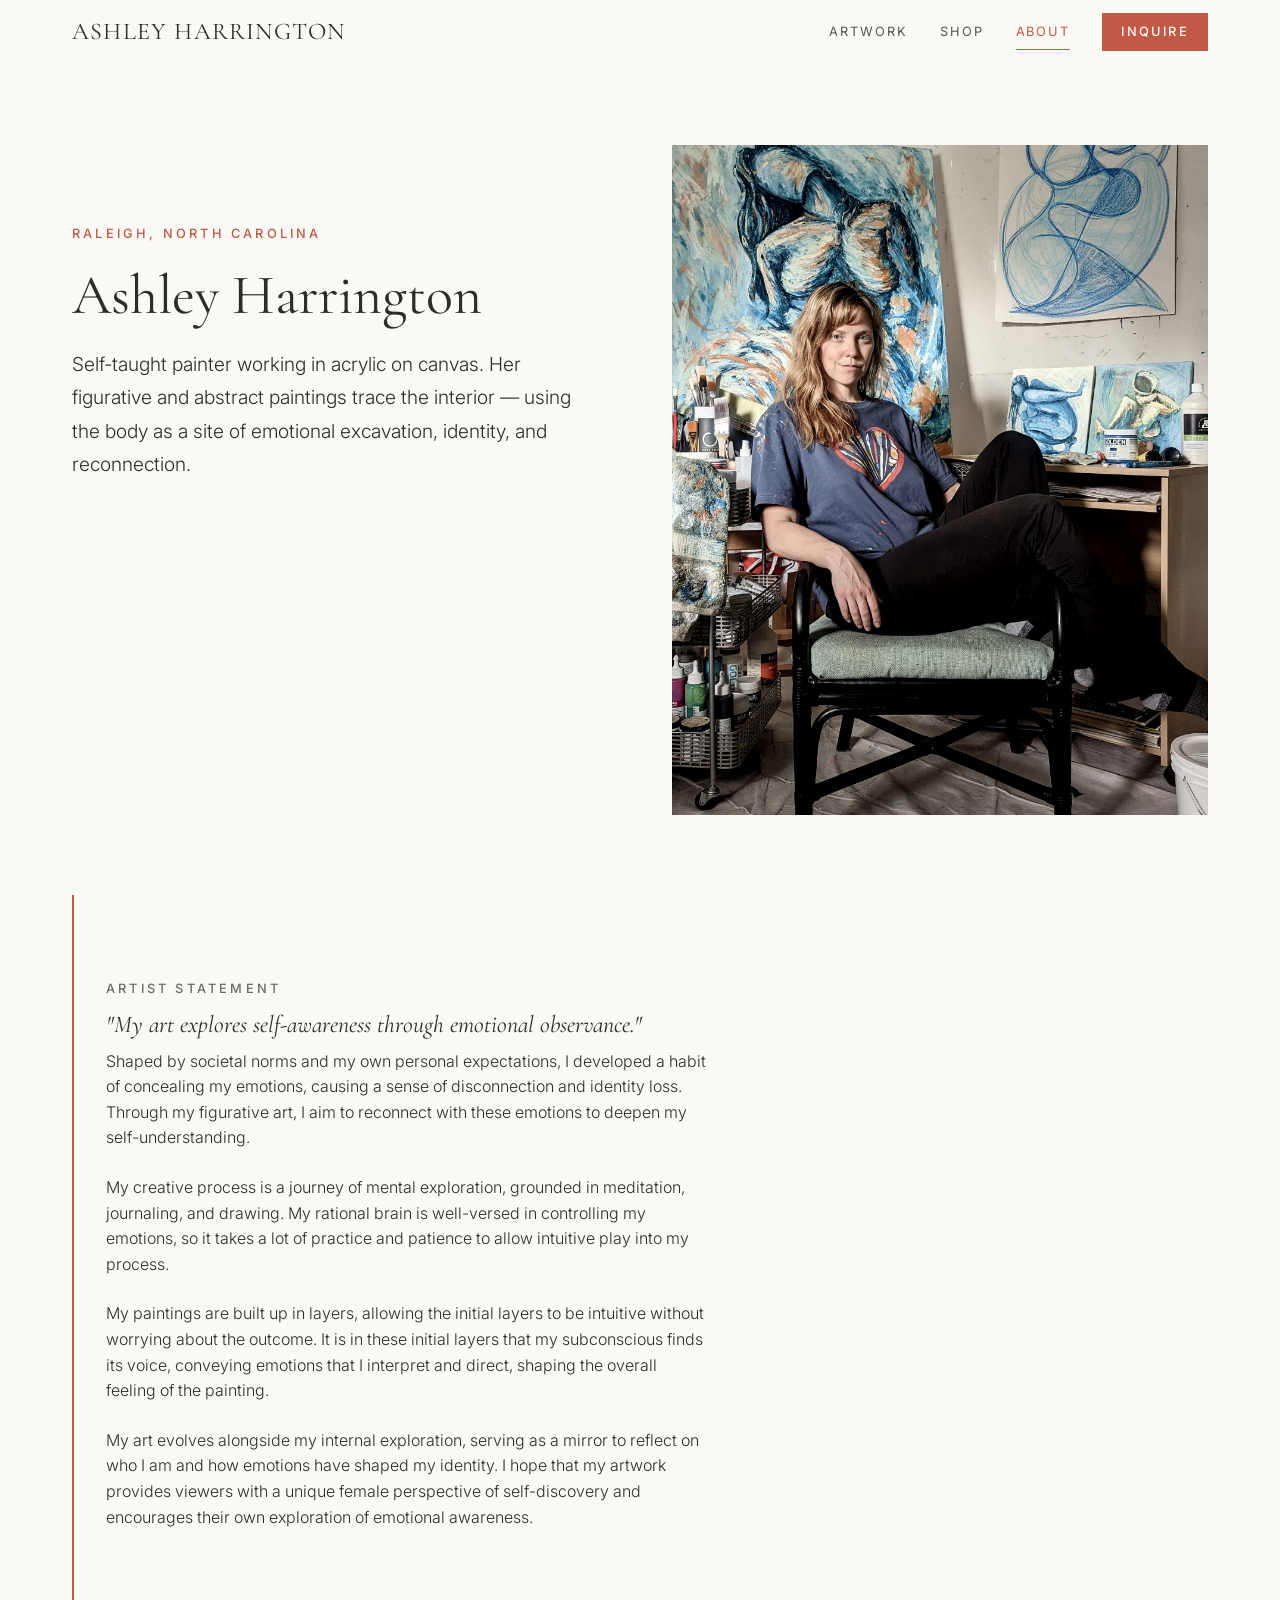
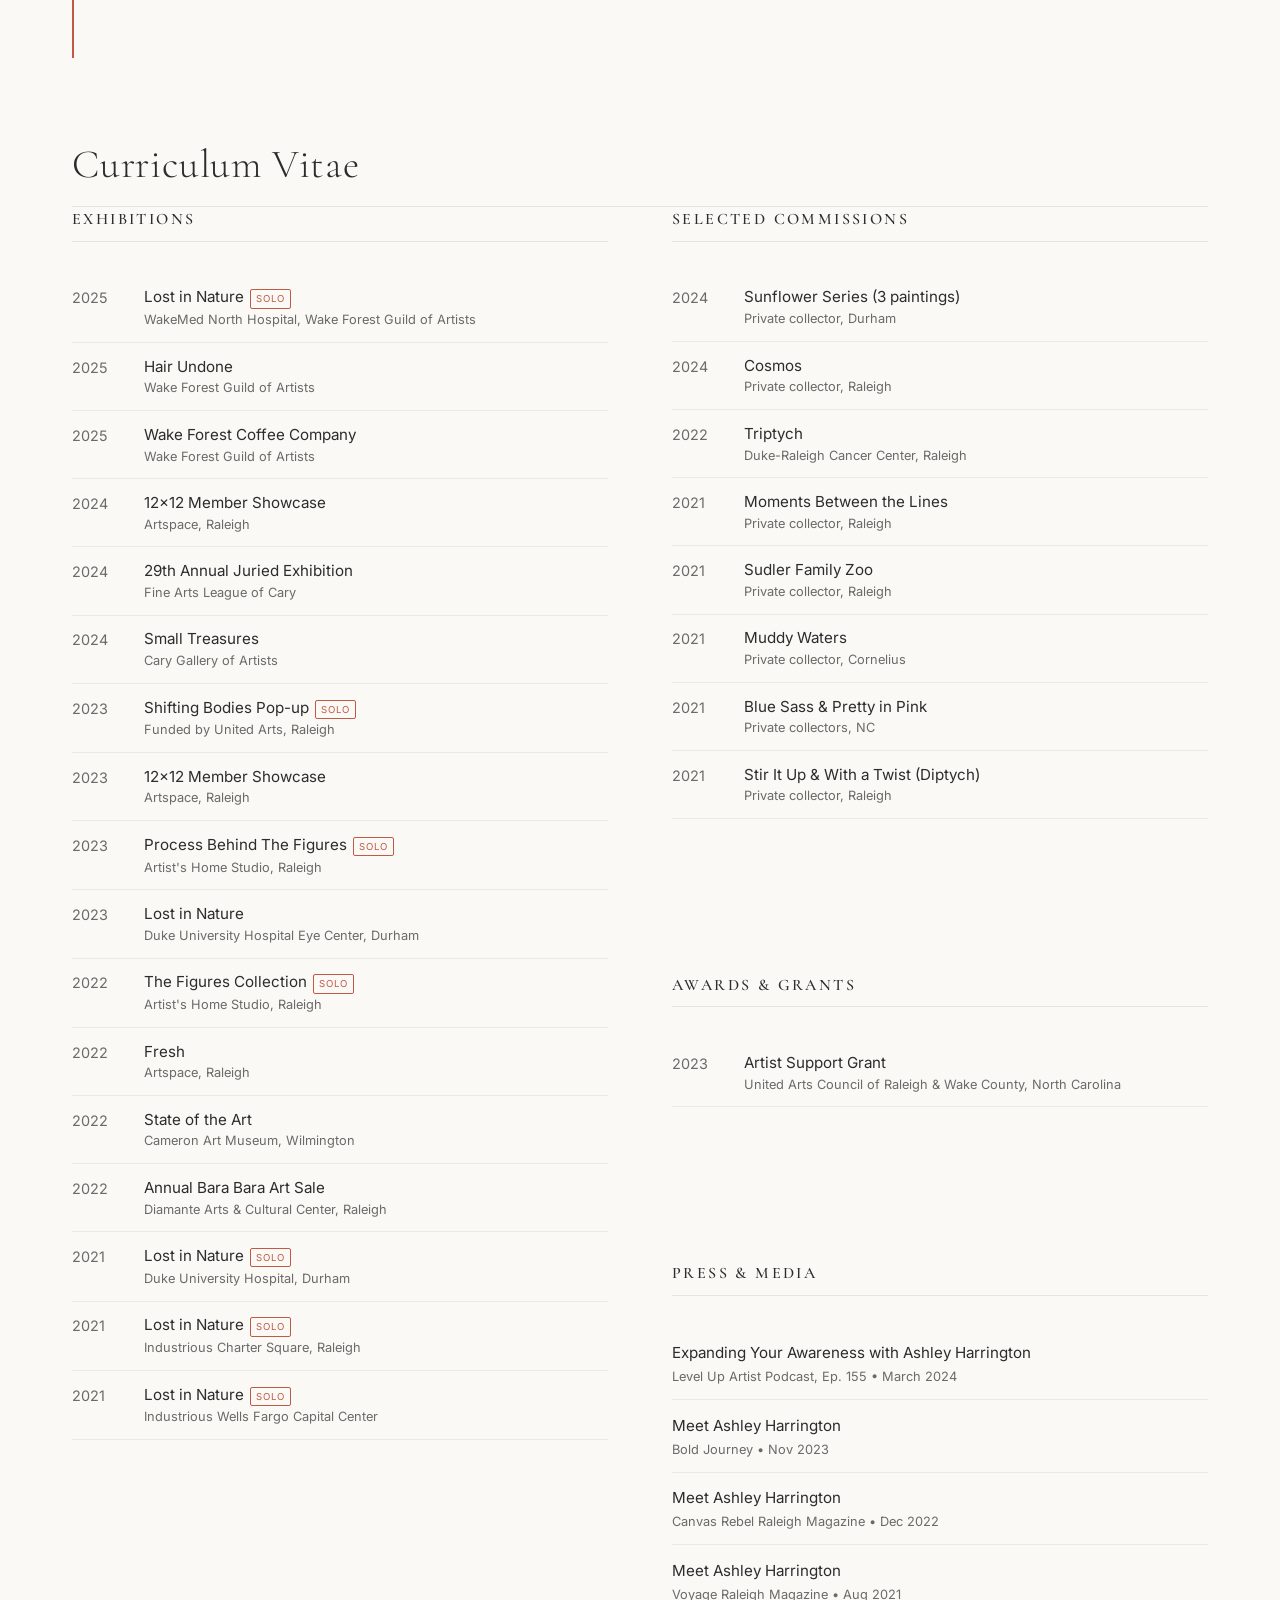
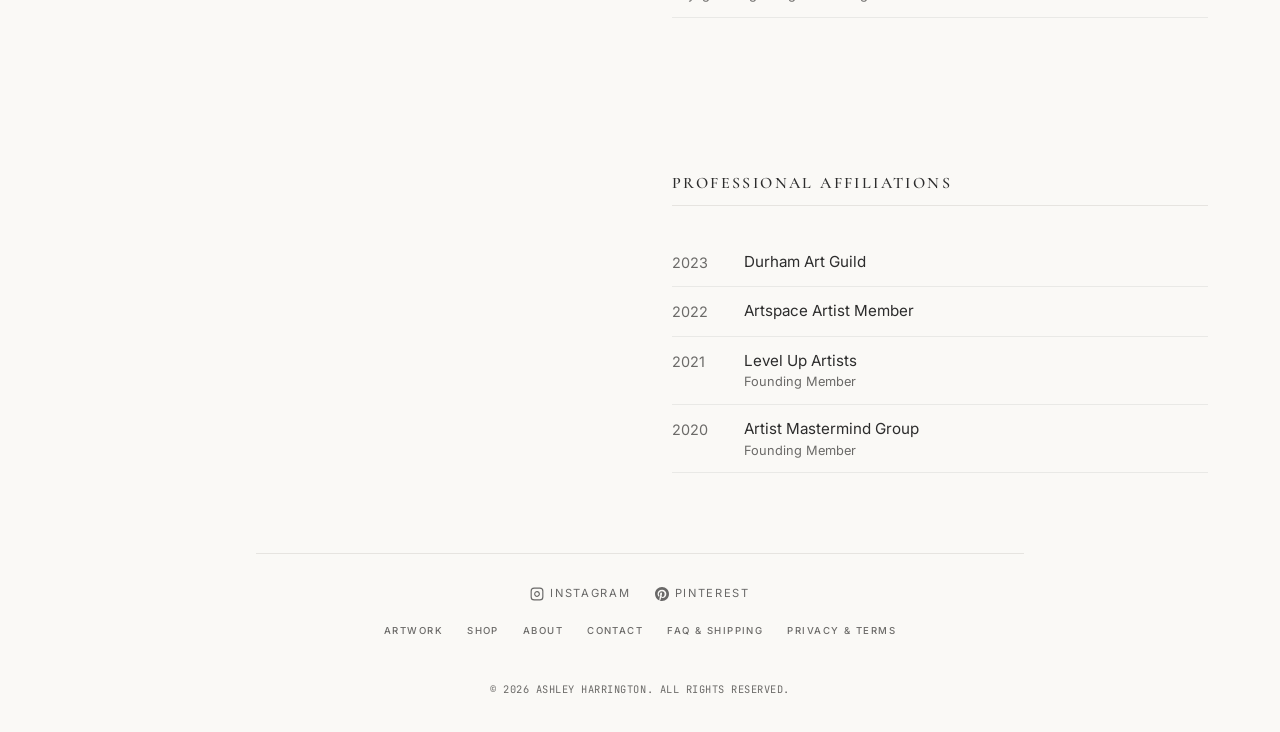
<file: about.html>
<!DOCTYPE html>
<html lang="en">
<head>
  <meta charset="UTF-8">
  <meta name="viewport" content="width=device-width, initial-scale=1.0">
  <title>About Ashley Harrington | Fine Art Portfolio</title>
  <link rel="stylesheet" href="style.css">
</head>
<body class="fade-in">

  <!-- Responsive Navigation Header (Identical across pages) -->
  <header class="site-header">
    <div class="nav-container">
      <a href="index.html" class="logo-link">Ashley Harrington</a>

      <!-- Desktop Navigation Menu -->
      <nav class="desktop-nav">
        <a href="artwork.html" class="nav-link">Artwork</a>
        <a href="shop.html" class="nav-link">Shop</a>
        <a href="about.html" class="nav-link active">About</a>
        <a href="#" class="nav-link inquire-trigger nav-link-cta">Inquire</a>
      </nav>

      <!-- Mobile Right Actions -->
      <div class="mobile-nav-actions" style="display: flex; align-items: center; gap: var(--spacing-md);">
        <!-- Mobile Hamburger Toggle -->
        <button class="menu-toggle" aria-label="Toggle navigation menu">
          <span></span>
          <span></span>
          <span></span>
        </button>
      </div>
    </div>
  </header>

  <!-- Mobile Fullscreen Navigation Overlay -->
  <div class="mobile-nav-overlay">
    <a href="artwork.html" class="nav-link">Artwork</a>
    <a href="shop.html" class="nav-link">Shop</a>
    <a href="about.html" class="nav-link active">About</a>
    <a href="#" class="nav-link inquire-trigger nav-link-cta">Inquire</a>
  </div>

  <main class="page-container about-page-main">
    
    <!-- Profile & Narrative Section -->
    <section class="split-bio-block">
      <div class="bio-text-content hero-section">
        <span class="hero-subtitle">Raleigh, North Carolina</span>
        <h1 class="hero-title">Ashley Harrington</h1>
        <div class="hero-description">
          <p>
            Self-taught painter working in acrylic on canvas. Her figurative and abstract paintings trace the interior — using the body as a site of emotional excavation, identity, and reconnection.
          </p>
        </div>
      </div>
      <div class="bio-image-container">
        <img src="assets/Artist Ashley Harrington.webp" alt="Artist Ashley Harrington in the studio">
      </div>
    </section>

    <!-- Distinct Artist Statement Section -->
    <section class="statement-callout">
      <span class="hero-subtitle">Artist Statement</span>
      <blockquote class="statement-text">
        "My art explores self-awareness through emotional observance."
      </blockquote>
      <div class="hero-description">
          <p>
            Shaped by societal norms and my own personal expectations, I developed a habit of concealing my emotions, causing a sense of disconnection and identity loss. Through my figurative art, I aim to reconnect with these emotions to deepen my self-understanding.
          </p>
          <p>
            My creative process is a journey of mental exploration, grounded in meditation, journaling, and drawing. My rational brain is well-versed in controlling my emotions, so it takes a lot of practice and patience to allow intuitive play into my process.
          </p>
          <p>
            My paintings are built up in layers, allowing the initial layers to be intuitive without worrying about the outcome. It is in these initial layers that my subconscious finds its voice, conveying emotions that I interpret and direct, shaping the overall feeling of the painting.
          </p>
          <p>
            My art evolves alongside my internal exploration, serving as a mirror to reflect on who I am and how emotions have shaped my identity. I hope that my artwork provides viewers with a unique female perspective of self-discovery and encourages their own exploration of emotional awareness.
          </p>
        </div>
    </section>

    <!-- Minimalist Curriculum Vitae -->
    <section class="cv-section-wrapper about-cv-registry">
      <div class="section-header">
        <h2 class="section-title">Curriculum Vitae</h2>
      </div>

      <div class="cv-container-grid">
        <div class="cv-grid-column">
          <!-- CV Subsection: Exhibitions -->
          <div class="cv-category-block">
            <div class="cv-category-header">
              <h3>Exhibitions</h3>
            </div>
            <div class="cv-list">
              <!-- 2025 Items -->
              <div class="cv-item-row">
                <div class="cv-item-year">2025</div>
                <div class="cv-item-content">
                  <div class="cv-item-title-row">
                    <span class="cv-item-title">Lost in Nature</span>
                    <span class="cv-item-solo-badge">Solo</span>
                  </div>
                  <div class="cv-item-details">WakeMed North Hospital, Wake Forest Guild of Artists</div>
                </div>
              </div>
              <div class="cv-item-row">
                <div class="cv-item-year">2025</div>
                <div class="cv-item-content">
                  <div class="cv-item-title-row">
                    <span class="cv-item-title">Hair Undone</span>
                  </div>
                  <div class="cv-item-details">Wake Forest Guild of Artists</div>
                </div>
              </div>
              <div class="cv-item-row">
                <div class="cv-item-year">2025</div>
                <div class="cv-item-content">
                  <div class="cv-item-title-row">
                    <span class="cv-item-title">Wake Forest Coffee Company</span>
                  </div>
                  <div class="cv-item-details">Wake Forest Guild of Artists</div>
                </div>
              </div>
              <!-- 2024 Items -->
              <div class="cv-item-row">
                <div class="cv-item-year">2024</div>
                <div class="cv-item-content">
                  <div class="cv-item-title-row">
                    <span class="cv-item-title">12x12 Member Showcase</span>
                  </div>
                  <div class="cv-item-details">Artspace, Raleigh</div>
                </div>
              </div>
              <div class="cv-item-row">
                <div class="cv-item-year">2024</div>
                <div class="cv-item-content">
                  <div class="cv-item-title-row">
                    <span class="cv-item-title">29th Annual Juried Exhibition</span>
                  </div>
                  <div class="cv-item-details">Fine Arts League of Cary</div>
                </div>
              </div>
              <div class="cv-item-row">
                <div class="cv-item-year">2024</div>
                <div class="cv-item-content">
                  <div class="cv-item-title-row">
                    <span class="cv-item-title">Small Treasures</span>
                  </div>
                  <div class="cv-item-details">Cary Gallery of Artists</div>
                </div>
              </div>
              <!-- 2023 Items -->
              <div class="cv-item-row">
                <div class="cv-item-year">2023</div>
                <div class="cv-item-content">
                  <div class="cv-item-title-row">
                    <span class="cv-item-title">Shifting Bodies Pop-up</span>
                    <span class="cv-item-solo-badge">Solo</span>
                  </div>
                  <div class="cv-item-details">Funded by United Arts, Raleigh</div>
                </div>
              </div>
              <div class="cv-item-row">
                <div class="cv-item-year">2023</div>
                <div class="cv-item-content">
                  <div class="cv-item-title-row">
                    <span class="cv-item-title">12x12 Member Showcase</span>
                  </div>
                  <div class="cv-item-details">Artspace, Raleigh</div>
                </div>
              </div>
              <div class="cv-item-row">
                <div class="cv-item-year">2023</div>
                <div class="cv-item-content">
                  <div class="cv-item-title-row">
                    <span class="cv-item-title">Process Behind The Figures</span>
                    <span class="cv-item-solo-badge">Solo</span>
                  </div>
                  <div class="cv-item-details">Artist's Home Studio, Raleigh</div>
                </div>
              </div>
              <div class="cv-item-row">
                <div class="cv-item-year">2023</div>
                <div class="cv-item-content">
                  <div class="cv-item-title-row">
                    <span class="cv-item-title">Lost in Nature</span>
                  </div>
                  <div class="cv-item-details">Duke University Hospital Eye Center, Durham</div>
                </div>
              </div>
              <!-- 2022 Items -->
              <div class="cv-item-row">
                <div class="cv-item-year">2022</div>
                <div class="cv-item-content">
                  <div class="cv-item-title-row">
                    <span class="cv-item-title">The Figures Collection</span>
                    <span class="cv-item-solo-badge">Solo</span>
                  </div>
                  <div class="cv-item-details">Artist's Home Studio, Raleigh</div>
                </div>
              </div>
              <div class="cv-item-row">
                <div class="cv-item-year">2022</div>
                <div class="cv-item-content">
                  <div class="cv-item-title-row">
                    <span class="cv-item-title">Fresh</span>
                  </div>
                  <div class="cv-item-details">Artspace, Raleigh</div>
                </div>
              </div>
              <div class="cv-item-row">
                <div class="cv-item-year">2022</div>
                <div class="cv-item-content">
                  <div class="cv-item-title-row">
                    <span class="cv-item-title">State of the Art</span>
                  </div>
                  <div class="cv-item-details">Cameron Art Museum, Wilmington</div>
                </div>
              </div>
              <div class="cv-item-row">
                <div class="cv-item-year">2022</div>
                <div class="cv-item-content">
                  <div class="cv-item-title-row">
                    <span class="cv-item-title">Annual Bara Bara Art Sale</span>
                  </div>
                  <div class="cv-item-details">Diamante Arts & Cultural Center, Raleigh</div>
                </div>
              </div>
              <!-- 2021 Items -->
              <div class="cv-item-row">
                <div class="cv-item-year">2021</div>
                <div class="cv-item-content">
                  <div class="cv-item-title-row">
                    <span class="cv-item-title">Lost in Nature</span>
                    <span class="cv-item-solo-badge">Solo</span>
                  </div>
                  <div class="cv-item-details">Duke University Hospital, Durham</div>
                </div>
              </div>
              <div class="cv-item-row">
                <div class="cv-item-year">2021</div>
                <div class="cv-item-content">
                  <div class="cv-item-title-row">
                    <span class="cv-item-title">Lost in Nature</span>
                    <span class="cv-item-solo-badge">Solo</span>
                  </div>
                  <div class="cv-item-details">Industrious Charter Square, Raleigh</div>
                </div>
              </div>
              <div class="cv-item-row">
                <div class="cv-item-year">2021</div>
                <div class="cv-item-content">
                  <div class="cv-item-title-row">
                    <span class="cv-item-title">Lost in Nature</span>
                    <span class="cv-item-solo-badge">Solo</span>
                  </div>
                  <div class="cv-item-details">Industrious Wells Fargo Capital Center</div>
                </div>
              </div>
            </div>
          </div>
        </div>

        <div class="cv-grid-column">
          <!-- CV Subsection: Selected Commissions -->
          <div class="cv-category-block">
            <div class="cv-category-header">
              <h3>Selected Commissions</h3>
            </div>
            <div class="cv-list">
              <div class="cv-item-row">
                <div class="cv-item-year">2024</div>
                <div class="cv-item-content">
                  <div class="cv-item-title-row">
                    <span class="cv-item-title">Sunflower Series (3 paintings)</span>
                  </div>
                  <div class="cv-item-details">Private collector, Durham</div>
                </div>
              </div>
              <div class="cv-item-row">
                <div class="cv-item-year">2024</div>
                <div class="cv-item-content">
                  <div class="cv-item-title-row">
                    <span class="cv-item-title">Cosmos</span>
                  </div>
                  <div class="cv-item-details">Private collector, Raleigh</div>
                </div>
              </div>
              <div class="cv-item-row">
                <div class="cv-item-year">2022</div>
                <div class="cv-item-content">
                  <div class="cv-item-title-row">
                    <span class="cv-item-title">Triptych</span>
                  </div>
                  <div class="cv-item-details">Duke-Raleigh Cancer Center, Raleigh</div>
                </div>
              </div>
              <div class="cv-item-row">
                <div class="cv-item-year">2021</div>
                <div class="cv-item-content">
                  <div class="cv-item-title-row">
                    <span class="cv-item-title">Moments Between the Lines</span>
                  </div>
                  <div class="cv-item-details">Private collector, Raleigh</div>
                </div>
              </div>
              <div class="cv-item-row">
                <div class="cv-item-year">2021</div>
                <div class="cv-item-content">
                  <div class="cv-item-title-row">
                    <span class="cv-item-title">Sudler Family Zoo</span>
                  </div>
                  <div class="cv-item-details">Private collector, Raleigh</div>
                </div>
              </div>
              <div class="cv-item-row">
                <div class="cv-item-year">2021</div>
                <div class="cv-item-content">
                  <div class="cv-item-title-row">
                    <span class="cv-item-title">Muddy Waters</span>
                  </div>
                  <div class="cv-item-details">Private collector, Cornelius</div>
                </div>
              </div>
              <div class="cv-item-row">
                <div class="cv-item-year">2021</div>
                <div class="cv-item-content">
                  <div class="cv-item-title-row">
                    <span class="cv-item-title">Blue Sass & Pretty in Pink</span>
                  </div>
                  <div class="cv-item-details">Private collectors, NC</div>
                </div>
              </div>
              <div class="cv-item-row">
                <div class="cv-item-year">2021</div>
                <div class="cv-item-content">
                  <div class="cv-item-title-row">
                    <span class="cv-item-title">Stir It Up & With a Twist (Diptych)</span>
                  </div>
                  <div class="cv-item-details">Private collector, Raleigh</div>
                </div>
              </div>
            </div>
          </div>

          <!-- CV Subsection: Awards & Grants -->
          <div class="cv-category-block">
            <div class="cv-category-header">
              <h3>Awards & Grants</h3>
            </div>
            <div class="cv-list">
              <div class="cv-item-row">
                <div class="cv-item-year">2023</div>
                <div class="cv-item-content">
                  <div class="cv-item-title-row">
                    <span class="cv-item-title">Artist Support Grant</span>
                  </div>
                  <div class="cv-item-details">United Arts Council of Raleigh & Wake County, North Carolina</div>
                </div>
              </div>
            </div>
          </div>

          <!-- CV Subsection: Press & Media -->
          <div class="cv-category-block">
            <div class="cv-category-header">
              <h3>Press & Media</h3>
            </div>
            <div class="cv-press-list">
              <div class="cv-press-item">
                <a href="https://www.youtube.com/watch?v=BBYQ6viIQ9k" target="_blank" rel="noopener noreferrer">Expanding Your Awareness with Ashley Harrington</a>
                <div class="cv-press-details">Level Up Artist Podcast, Ep. 155 • March 2024</div>
              </div>
              <div class="cv-press-item">
                <a href="https://boldjourney.com/news/meet-ashley-harrington/" target="_blank" rel="noopener noreferrer">Meet Ashley Harrington</a>
                <div class="cv-press-details">Bold Journey • Nov 2023</div>
              </div>
              <div class="cv-press-item">
                <a href="https://canvasrebel.com/meet-ashley-harrington/" target="_blank" rel="noopener noreferrer">Meet Ashley Harrington</a>
                <div class="cv-press-details">Canvas Rebel Raleigh Magazine • Dec 2022</div>
              </div>
              <div class="cv-press-item">
                <a href="https://voyageraleigh.com/interview/meet-ashley-harrington-of-midtown-north-hills/" target="_blank" rel="noopener noreferrer">Meet Ashley Harrington</a>
                <div class="cv-press-details">Voyage Raleigh Magazine • Aug 2021</div>
              </div>
            </div>
          </div>

          <!-- CV Subsection: Professional Affiliations -->
          <div class="cv-category-block">
            <div class="cv-category-header">
              <h3>Professional Affiliations</h3>
            </div>
            <div class="cv-list">
              <div class="cv-item-row">
                <div class="cv-item-year">2023</div>
                <div class="cv-item-content">
                  <div class="cv-item-title-row">
                    <span class="cv-item-title">Durham Art Guild</span>
                  </div>
                </div>
              </div>
              <div class="cv-item-row">
                <div class="cv-item-year">2022</div>
                <div class="cv-item-content">
                  <div class="cv-item-title-row">
                    <span class="cv-item-title">Artspace Artist Member</span>
                  </div>
                </div>
              </div>
              <div class="cv-item-row">
                <div class="cv-item-year">2021</div>
                <div class="cv-item-content">
                  <div class="cv-item-title-row">
                    <span class="cv-item-title">Level Up Artists</span>
                  </div>
                  <div class="cv-item-details">Founding Member</div>
                </div>
              </div>
              <div class="cv-item-row">
                <div class="cv-item-year">2020</div>
                <div class="cv-item-content">
                  <div class="cv-item-title-row">
                    <span class="cv-item-title">Artist Mastermind Group</span>
                  </div>
                  <div class="cv-item-details">Founding Member</div>
                </div>
              </div>
            </div>
          </div>
        </div>
      </div>
    </section>

  </main>

  <!-- Elegant Shared Footer -->
  <footer class="site-footer">
    <div class="footer-container">
      
      <!-- Social Links with Icons -->
      <div class="footer-social-row">
        <a href="https://instagram.com" class="footer-social-link" target="_blank" rel="noopener noreferrer">
          <svg viewBox="0 0 24 24" fill="none" stroke="currentColor" stroke-width="2"><rect x="2" y="2" width="20" height="20" rx="5" ry="5"></rect><path d="M16 11.37A4 4 0 1 1 12.63 8 4 4 0 0 1 16 11.37z"></path><line x1="17.5" y1="6.5" x2="17.51" y2="6.5"></line></svg>
          Instagram
        </a>
        <a href="https://pinterest.com" class="footer-social-link" target="_blank" rel="noopener noreferrer">
          <svg viewBox="0 0 24 24" fill="currentColor"><path d="M12 0C5.37 0 0 5.37 0 12c0 5.08 3.16 9.42 7.62 11.16-.1-.95-.19-2.41.04-3.45.21-.94 1.34-5.69 1.34-5.69s-.34-.68-.34-1.69c0-1.58.92-2.76 2.06-2.76.97 0 1.44.73 1.44 1.61 0 .98-.62 2.44-.94 3.79-.27 1.13.57 2.05 1.68 2.05 2.02 0 3.57-2.13 3.57-5.21 0-2.73-1.96-4.63-4.75-4.63-3.24 0-5.14 2.43-5.14 4.94 0 .98.38 2.03.85 2.6.09.12.11.22.08.33l-.32 1.3c-.05.21-.17.26-.39.16-1.46-.68-2.38-2.82-2.38-4.54 0-3.7 2.69-7.1 7.75-7.1 4.07 0 7.23 2.9 7.23 6.77 0 4.04-2.55 7.29-6.09 7.29-1.19 0-2.31-.62-2.69-1.35l-.73 2.79c-.26 1.01-1 2.27-1.49 3.08C10.08 23.83 11.02 24 12 24c6.63 0 12-5.37 12-12S18.63 0 12 0z"/></svg>
          Pinterest
        </a>
      </div>

      <!-- Footer Navigation (Independent from Main Top Nav) -->
      <nav class="footer-nav-container">
        <a href="artwork.html" class="footer-nav-link">Artwork</a>
        <a href="shop.html" class="footer-nav-link">Shop</a>
        <a href="about.html" class="footer-nav-link">About</a>
        <a href="contact.html" class="footer-nav-link">Contact</a>
        <a href="faq.html" class="footer-nav-link">FAQ & Shipping</a>
        <a href="legal.html" class="footer-nav-link">Privacy & Terms</a>
      </nav>

      <!-- Copyright -->
      <div class="footer-bottom-centered">
        <span class="footer-copyright">© 2026 Ashley Harrington. All Rights Reserved.</span>
      </div>

    </div>
  </footer>



  <script type="module" src="script.js"></script>
</body>
</html>
</file>
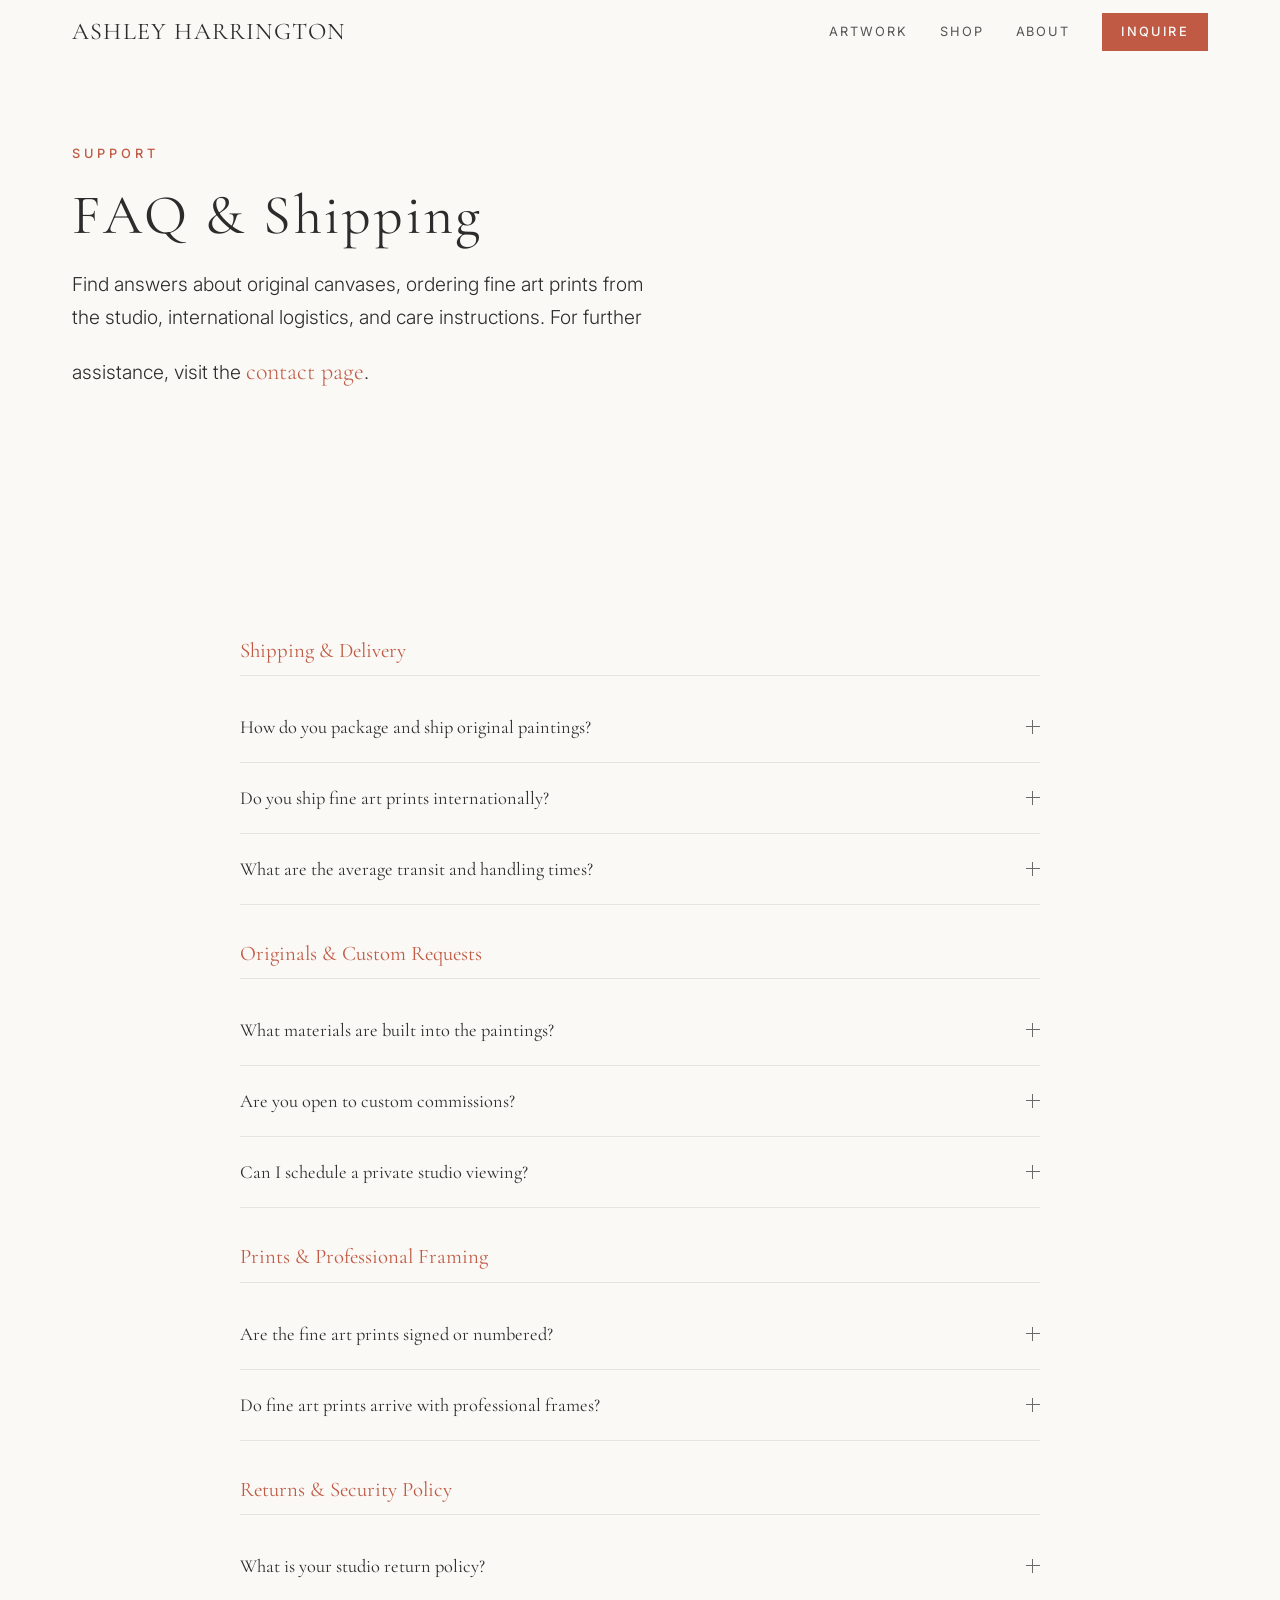
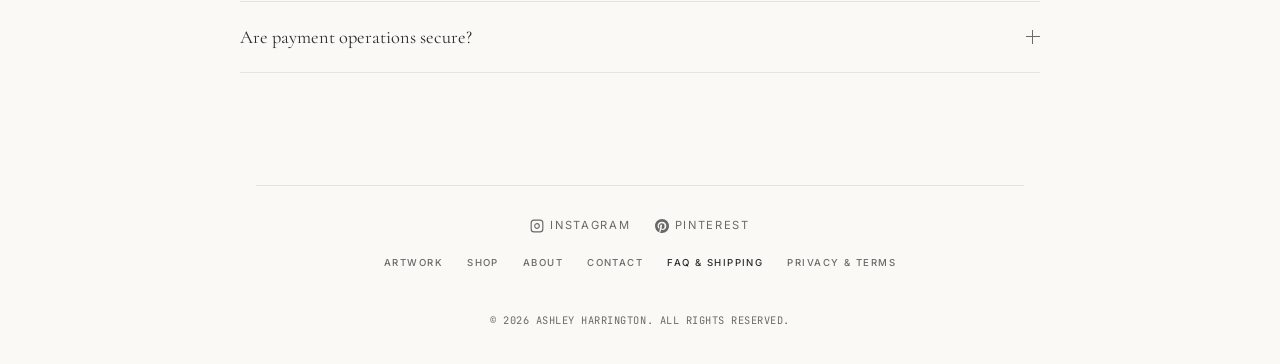
<file: faq.html>
<!DOCTYPE html>
<html lang="en">
<head>
  <meta charset="UTF-8">
  <meta name="viewport" content="width=device-width, initial-scale=1.0">
  <title>FAQ & Shipping | Ashley Harrington Fine Art</title>
  <link rel="stylesheet" href="style.css">
</head>
<body class="fade-in">

  <!-- Responsive Navigation Header (Identical across pages) -->
  <header class="site-header">
    <div class="nav-container">
      <a href="index.html" class="logo-link">Ashley Harrington</a>

      <!-- Desktop Navigation Menu -->
      <nav class="desktop-nav">
        <a href="artwork.html" class="nav-link">Artwork</a>
        <a href="shop.html" class="nav-link">Shop</a>
        <a href="about.html" class="nav-link">About</a>
        <a href="#" class="nav-link inquire-trigger nav-link-cta">Inquire</a>
      </nav>

      <!-- Mobile Right Actions -->
      <div class="mobile-nav-actions" style="display: flex; align-items: center; gap: var(--spacing-md);">
        <!-- Mobile Hamburger Toggle -->
        <button class="menu-toggle" aria-label="Toggle navigation menu">
          <span></span>
          <span></span>
          <span></span>
        </button>
      </div>
    </div>
  </header>

  <!-- Mobile Fullscreen Navigation Overlay -->
  <div class="mobile-nav-overlay">
    <a href="artwork.html" class="nav-link">Artwork</a>
    <a href="shop.html" class="nav-link">Shop</a>
    <a href="about.html" class="nav-link">About</a>
    <a href="#" class="nav-link inquire-trigger nav-link-cta">Inquire</a>
  </div>

  <main class="page-container faq-page-main">
    
    <!-- Hero / Title intro -->
    <section class="faq-hero-header">
      <span class="section-label">Support</span>
      <h1 class="font-serif">FAQ & Shipping</h1>
      <p class="hero-description">
        Find answers about original canvases, ordering fine art prints from the studio, international logistics, and care instructions. For further assistance, visit the <a href="contact.html" class="contact-email-link">contact page</a>.
      </p>
    </section>

    <!-- FAQ Accordion List -->
    <div class="faq-accordion">

      <!-- SHIPPING & DELIVERY -->
      <div class="faq-group">
        <div class="faq-category">Shipping & Delivery</div>
        
        <div class="accordion-item">
          <button class="accordion-header">
            <span class="accordion-title">How do you package and ship original paintings?</span>
            <span class="accordion-icon"></span>
          </button>
          <div class="accordion-body">
            <div class="accordion-content">
              Original canvases are wrapped in heavy museum-grade acid-free glassine paper, surrounded by thick shock-absorbent foam inserts, and placed in heavy-duty wooden crates built specifically for each painting size. This ensures zero pressure is applied directly to the custom-textured oil paint skin. All original paintings are shipped with signature confirmation and full insurance.
            </div>
          </div>
        </div>

        <div class="accordion-item">
          <button class="accordion-header">
            <span class="accordion-title">Do you ship fine art prints internationally?</span>
            <span class="accordion-icon"></span>
          </button>
          <div class="accordion-body">
            <div class="accordion-content">
              Yes, worldwide courier shipping is fully supported. Standard architectural sheets and heavy stock giclée documents are lightly rolled with protective tissue paper and dispatched in extra-thick heavy cardboard mailing tubes. Shipping fees and custom duty charges are calculated automatically at checkout based on destination region.
            </div>
          </div>
        </div>

        <div class="accordion-item">
          <button class="accordion-header">
            <span class="accordion-title">What are the average transit and handling times?</span>
            <span class="accordion-icon"></span>
          </button>
          <div class="accordion-body">
            <div class="accordion-content">
              Handling of prints takes 2–4 business days as they are custom manufactured on demand. Standard transit times are 3–7 business days within the USA and 7–14 days for international orders. For original art, crate preparation and courier scheduling require 7–10 days prior to dispatch. Tracking codes are emailed immediately upon courier collection.
            </div>
          </div>
        </div>
      </div>

      <!-- ORIGINALS & MATERIALS -->
      <div class="faq-group">
        <div class="faq-category">Originals & Custom Requests</div>
        
        <div class="accordion-item">
          <button class="accordion-header">
            <span class="accordion-title">What materials are built into the paintings?</span>
            <span class="accordion-icon"></span>
          </button>
          <div class="accordion-body">
            <div class="accordion-content">
              The original canvases are constructed by building tactile layered structures using oil mediums, premium plasters, dense volcanic dusts, and raw natural earth pigments. Everything is manually applied to heavy 100% organic Belgian linen blocks stretched over high-durability spruce wood finger-joint frames.
            </div>
          </div>
        </div>

        <div class="accordion-item">
          <button class="accordion-header">
            <span class="accordion-title">Are you open to custom commissions?</span>
            <span class="accordion-icon"></span>
          </button>
          <div class="accordion-body">
            <div class="accordion-content">
              Ashley accepts a limited number of custom commissions each season depending on ongoing exhibition commitments. Commissions require a 50% deposit with a minimum frame coordinate of 24" x 24". To explore a collaboration, please fill out the specialized questionnaire form on the <a href="contact.html" class="contact-email-link">contact page</a>.
            </div>
          </div>
        </div>

        <div class="accordion-item">
          <button class="accordion-header">
            <span class="accordion-title">Can I schedule a private studio viewing?</span>
            <span class="accordion-icon"></span>
          </button>
          <div class="accordion-body">
            <div class="accordion-content">
              Private viewings of current active inventory at the Massachusetts private workspace can be arranged exclusively with prior scheduling. Sessions are intended for collectors, curators, and institutional gallery partners. Please submit an email request via the contact page to reserve a time.
            </div>
          </div>
        </div>
      </div>

      <!-- PRINTS & FRAMES -->
      <div class="faq-group">
        <div class="faq-category">Prints & Professional Framing</div>
        
        <div class="accordion-item">
          <button class="accordion-header">
            <span class="accordion-title">Are the fine art prints signed or numbered?</span>
            <span class="accordion-icon"></span>
          </button>
          <div class="accordion-body">
            <div class="accordion-content">
              Fine art prints hosted on the shop page are giclée reproductions on heavy velvet archival paper. Standard open-edition prints do not feature individual artist markings. Exclusive limited-collection series (offered during specific seasonal cycles) are hand-signed and sequentially numbered by the artist and arrive shipped with a formal Certificate of Authenticity.
            </div>
          </div>
        </div>

        <div class="accordion-item">
          <button class="accordion-header">
            <span class="accordion-title">Do fine art prints arrive with professional frames?</span>
            <span class="accordion-icon"></span>
          </button>
          <div class="accordion-body">
            <div class="accordion-content">
              All fine art prints are currently dispatched unframed, wrapped, and prepared globally for dynamic shipping. This allows collectors to pair each piece with custom moldings, museum frames, or mat borders that specifically match their local interior environments. Standard size parameters are designed to integrate seamlessly into widely available off-the-shelf frame profiles.
            </div>
          </div>
        </div>
      </div>

      <!-- RETURNS & SECURITY -->
      <div class="faq-group">
        <div class="faq-category">Returns & Security Policy</div>
        
        <div class="accordion-item">
          <button class="accordion-header">
            <span class="accordion-title">What is your studio return policy?</span>
            <span class="accordion-icon"></span>
          </button>
          <div class="accordion-body">
            <div class="accordion-content">
              Due to the unique nature of print-on-demand giclées and high-value originals, all paint and print transactions are final. If an item arrives with any postal transit defects or transit damages, please document the carton's outer wear and canvas layers, and contact the studio within 48 hours. Secure replacement prints or insured claims will be processed immediately.
            </div>
          </div>
        </div>

        <div class="accordion-item">
          <button class="accordion-header">
            <span class="accordion-title">Are payment operations secure?</span>
            <span class="accordion-icon"></span>
          </button>
          <div class="accordion-body">
            <div class="accordion-content">
              Our shop features fully-integrated end-to-end security encryption. All payment integrations are processed using external banking networks (Stripe and PayPal) that protect customer data behind advanced firewalls and standard TLS verification protocols. The studio never stores or records collector card credentials.
            </div>
          </div>
        </div>
      </div>

    </div>
  </main>

  <!-- Elegant Shared Footer -->
  <footer class="site-footer">
    <div class="footer-container">
      
      <!-- Social Links with Icons -->
      <div class="footer-social-row">
        <a href="https://instagram.com" class="footer-social-link" target="_blank" rel="noopener noreferrer">
          <svg viewBox="0 0 24 24" fill="none" stroke="currentColor" stroke-width="2"><rect x="2" y="2" width="20" height="20" rx="5" ry="5"></rect><path d="M16 11.37A4 4 0 1 1 12.63 8 4 4 0 0 1 16 11.37z"></path><line x1="17.5" y1="6.5" x2="17.51" y2="6.5"></line></svg>
          Instagram
        </a>
        <a href="https://pinterest.com" class="footer-social-link" target="_blank" rel="noopener noreferrer">
          <svg viewBox="0 0 24 24" fill="currentColor"><path d="M12 0C5.37 0 0 5.37 0 12c0 5.08 3.16 9.42 7.62 11.16-.1-.95-.19-2.41.04-3.45.21-.94 1.34-5.69 1.34-5.69s-.34-.68-.34-1.69c0-1.58.92-2.76 2.06-2.76.97 0 1.44.73 1.44 1.61 0 .98-.62 2.44-.94 3.79-.27 1.13.57 2.05 1.68 2.05 2.02 0 3.57-2.13 3.57-5.21 0-2.73-1.96-4.63-4.75-4.63-3.24 0-5.14 2.43-5.14 4.94 0 .98.38 2.03.85 2.6.09.12.11.22.08.33l-.32 1.3c-.05.21-.17.26-.39.16-1.46-.68-2.38-2.82-2.38-4.54 0-3.7 2.69-7.1 7.75-7.1 4.07 0 7.23 2.9 7.23 6.77 0 4.04-2.55 7.29-6.09 7.29-1.19 0-2.31-.62-2.69-1.35l-.73 2.79c-.26 1.01-1 2.27-1.49 3.08C10.08 23.83 11.02 24 12 24c6.63 0 12-5.37 12-12S18.63 0 12 0z"/></svg>
          Pinterest
        </a>
      </div>

      <!-- Footer Navigation (Independent from Main Top Nav) -->
      <nav class="footer-nav-container">
        <a href="artwork.html" class="footer-nav-link">Artwork</a>
        <a href="shop.html" class="footer-nav-link">Shop</a>
        <a href="about.html" class="footer-nav-link">About</a>
        <a href="contact.html" class="footer-nav-link">Contact</a>
        <a href="faq.html" class="footer-nav-link active">FAQ & Shipping</a>
        <a href="legal.html" class="footer-nav-link">Privacy & Terms</a>
      </nav>

      <!-- Copyright -->
      <div class="footer-bottom-centered">
        <span class="footer-copyright">© 2026 Ashley Harrington. All Rights Reserved.</span>
      </div>

    </div>
  </footer>



  <script type="module" src="script.js"></script>
</body>
</html>
</file>
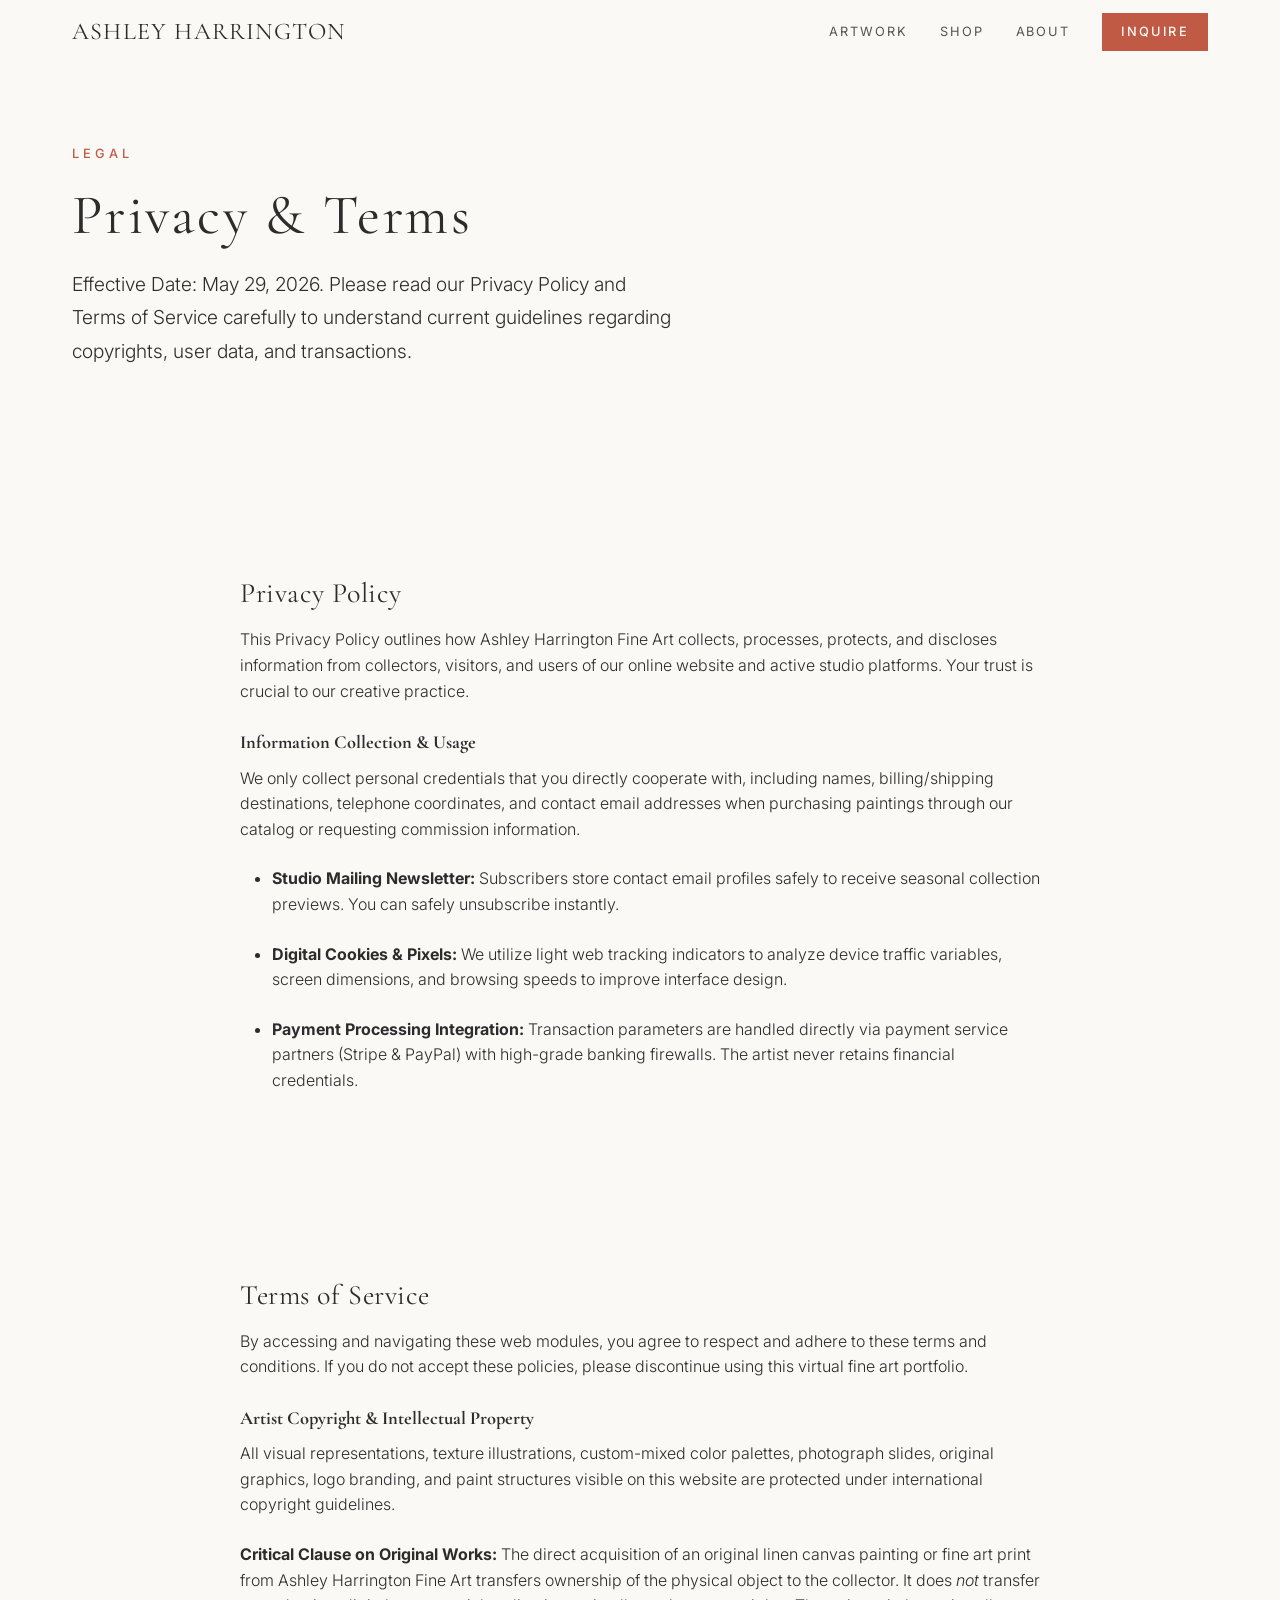
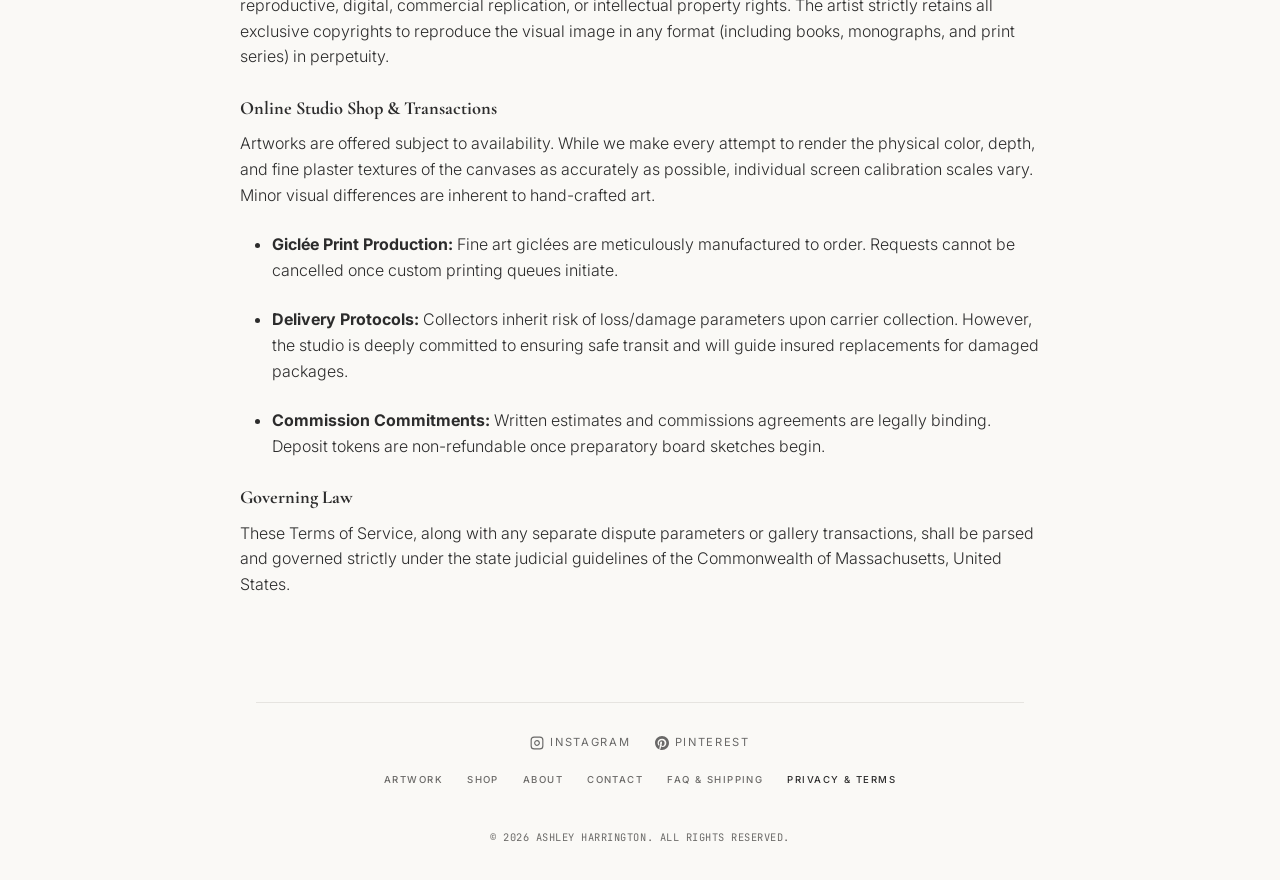
<file: legal.html>
<!DOCTYPE html>
<html lang="en">
<head>
  <meta charset="UTF-8">
  <meta name="viewport" content="width=device-width, initial-scale=1.0">
  <title>Privacy & Terms | Ashley Harrington Fine Art</title>
  <link rel="stylesheet" href="style.css">
</head>
<body class="fade-in">

  <!-- Responsive Navigation Header (Identical across pages) -->
  <header class="site-header">
    <div class="nav-container">
      <a href="index.html" class="logo-link">Ashley Harrington</a>

      <!-- Desktop Navigation Menu -->
      <nav class="desktop-nav">
        <a href="artwork.html" class="nav-link">Artwork</a>
        <a href="shop.html" class="nav-link">Shop</a>
        <a href="about.html" class="nav-link">About</a>
        <a href="#" class="nav-link inquire-trigger nav-link-cta">Inquire</a>
      </nav>

      <!-- Mobile Right Actions -->
      <div class="mobile-nav-actions" style="display: flex; align-items: center; gap: var(--spacing-md);">
        <!-- Mobile Hamburger Toggle -->
        <button class="menu-toggle" aria-label="Toggle navigation menu">
          <span></span>
          <span></span>
          <span></span>
        </button>
      </div>
    </div>
  </header>

  <!-- Mobile Fullscreen Navigation Overlay -->
  <div class="mobile-nav-overlay">
    <a href="artwork.html" class="nav-link">Artwork</a>
    <a href="shop.html" class="nav-link">Shop</a>
    <a href="about.html" class="nav-link">About</a>
    <a href="#" class="nav-link inquire-trigger nav-link-cta">Inquire</a>
  </div>

  <main class="page-container legal-page-main">
    
    <!-- Hero / Title intro -->
    <section class="legal-hero-header">
      <span class="section-label">Legal</span>
      <h1 class="font-serif">Privacy & Terms</h1>
      <p class="hero-description">
        Effective Date: May 29, 2026. Please read our Privacy Policy and Terms of Service carefully to understand current guidelines regarding copyrights, user data, and transactions.
      </p>
    </section>

    <!-- Legal Sections Layout -->
    <div class="legal-layout">
      
      <!-- Privacy Policy Section -->
      <section class="legal-section">
        <h2>Privacy Policy</h2>
        <p>
          This Privacy Policy outlines how Ashley Harrington Fine Art collects, processes, protects, and discloses information from collectors, visitors, and users of our online website and active studio platforms. Your trust is crucial to our creative practice.
        </p>
        
        <h3>Information Collection & Usage</h3>
        <p>
          We only collect personal credentials that you directly cooperate with, including names, billing/shipping destinations, telephone coordinates, and contact email addresses when purchasing paintings through our catalog or requesting commission information.
        </p>
        
        <ul class="legal-list">
          <li><strong>Studio Mailing Newsletter:</strong> Subscribers store contact email profiles safely to receive seasonal collection previews. You can safely unsubscribe instantly.</li>
          <li><strong>Digital Cookies & Pixels:</strong> We utilize light web tracking indicators to analyze device traffic variables, screen dimensions, and browsing speeds to improve interface design.</li>
          <li><strong>Payment Processing Integration:</strong> Transaction parameters are handled directly via payment service partners (Stripe & PayPal) with high-grade banking firewalls. The artist never retains financial credentials.</li>
        </ul>
      </section>

      <!-- Terms of Service Section -->
      <section class="legal-section">
        <h2>Terms of Service</h2>
        <p>
          By accessing and navigating these web modules, you agree to respect and adhere to these terms and conditions. If you do not accept these policies, please discontinue using this virtual fine art portfolio.
        </p>

        <h3>Artist Copyright & Intellectual Property</h3>
        <p>
          All visual representations, texture illustrations, custom-mixed color palettes, photograph slides, original graphics, logo branding, and paint structures visible on this website are protected under international copyright guidelines.
        </p>
        <p>
          <strong>Critical Clause on Original Works:</strong> The direct acquisition of an original linen canvas painting or fine art print from Ashley Harrington Fine Art transfers ownership of the physical object to the collector. It does <em>not</em> transfer reproductive, digital, commercial replication, or intellectual property rights. The artist strictly retains all exclusive copyrights to reproduce the visual image in any format (including books, monographs, and print series) in perpetuity.
        </p>

        <h3>Online Studio Shop & Transactions</h3>
        <p>
          Artworks are offered subject to availability. While we make every attempt to render the physical color, depth, and fine plaster textures of the canvases as accurately as possible, individual screen calibration scales vary. Minor visual differences are inherent to hand-crafted art.
        </p>

        <ul class="legal-list">
          <li><strong>Giclée Print Production:</strong> Fine art giclées are meticulously manufactured to order. Requests cannot be cancelled once custom printing queues initiate.</li>
          <li><strong>Delivery Protocols:</strong> Collectors inherit risk of loss/damage parameters upon carrier collection. However, the studio is deeply committed to ensuring safe transit and will guide insured replacements for damaged packages.</li>
          <li><strong>Commission Commitments:</strong> Written estimates and commissions agreements are legally binding. Deposit tokens are non-refundable once preparatory board sketches begin.</li>
        </ul>

        <h3>Governing Law</h3>
        <p>
          These Terms of Service, along with any separate dispute parameters or gallery transactions, shall be parsed and governed strictly under the state judicial guidelines of the Commonwealth of Massachusetts, United States.
        </p>
      </section>

    </div>
  </main>

  <!-- Elegant Shared Footer -->
  <footer class="site-footer">
    <div class="footer-container">
      
      <!-- Social Links with Icons -->
      <div class="footer-social-row">
        <a href="https://instagram.com" class="footer-social-link" target="_blank" rel="noopener noreferrer">
          <svg viewBox="0 0 24 24" fill="none" stroke="currentColor" stroke-width="2"><rect x="2" y="2" width="20" height="20" rx="5" ry="5"></rect><path d="M16 11.37A4 4 0 1 1 12.63 8 4 4 0 0 1 16 11.37z"></path><line x1="17.5" y1="6.5" x2="17.51" y2="6.5"></line></svg>
          Instagram
        </a>
        <a href="https://pinterest.com" class="footer-social-link" target="_blank" rel="noopener noreferrer">
          <svg viewBox="0 0 24 24" fill="currentColor"><path d="M12 0C5.37 0 0 5.37 0 12c0 5.08 3.16 9.42 7.62 11.16-.1-.95-.19-2.41.04-3.45.21-.94 1.34-5.69 1.34-5.69s-.34-.68-.34-1.69c0-1.58.92-2.76 2.06-2.76.97 0 1.44.73 1.44 1.61 0 .98-.62 2.44-.94 3.79-.27 1.13.57 2.05 1.68 2.05 2.02 0 3.57-2.13 3.57-5.21 0-2.73-1.96-4.63-4.75-4.63-3.24 0-5.14 2.43-5.14 4.94 0 .98.38 2.03.85 2.6.09.12.11.22.08.33l-.32 1.3c-.05.21-.17.26-.39.16-1.46-.68-2.38-2.82-2.38-4.54 0-3.7 2.69-7.1 7.75-7.1 4.07 0 7.23 2.9 7.23 6.77 0 4.04-2.55 7.29-6.09 7.29-1.19 0-2.31-.62-2.69-1.35l-.73 2.79c-.26 1.01-1 2.27-1.49 3.08C10.08 23.83 11.02 24 12 24c6.63 0 12-5.37 12-12S18.63 0 12 0z"/></svg>
          Pinterest
        </a>
      </div>

      <!-- Footer Navigation (Independent from Main Top Nav) -->
      <nav class="footer-nav-container">
        <a href="artwork.html" class="footer-nav-link">Artwork</a>
        <a href="shop.html" class="footer-nav-link">Shop</a>
        <a href="about.html" class="footer-nav-link">About</a>
        <a href="contact.html" class="footer-nav-link">Contact</a>
        <a href="faq.html" class="footer-nav-link">FAQ & Shipping</a>
        <a href="legal.html" class="footer-nav-link active">Privacy & Terms</a>
      </nav>

      <!-- Copyright -->
      <div class="footer-bottom-centered">
        <span class="footer-copyright">© 2026 Ashley Harrington. All Rights Reserved.</span>
      </div>

    </div>
  </footer>



  <script type="module" src="script.js"></script>
</body>
</html>
</file>
<file: style.css>
/* 
 * style.css
 * Master Global Stylesheet for Multipage Artist Portfolio
 * Strict Minimalist Design System - Earthy Neutrals & Terracotta Accents
 */

/* Import Google Fonts - Cormorant Garamond (Serif Heading) & Inter (Sans-serif Body) */
@import url('https://fonts.googleapis.com/css2?family=Cormorant+Garamond:ital,wght@0,300;0,400;0,500;0,600;0,700;1,400&family=Inter:wght@300;400;500;600;700&family=JetBrains+Mono:wght@300;400;500&display=swap');

:root {
  /* Global CSS Variables - Minimalist Guidelines */
  --bg-color: #FAF9F6;          /* Elegant off-white / light cream */
  --text-color: #2C2C2C;        /* Soft charcoal / dark grey */
  --accent-color: #C05A44;      /* Warm, grounding terracotta */
  --font-heading: "Cormorant Garamond", "Playfair Display", "Didot", "Georgia", serif;
  --font-body: "Inter", "Helvetica Neue", "Arial", sans-serif;

  /* Color Palette Compatibility Mappings */
  --color-bg: var(--bg-color);
  --color-text: var(--text-color);
  --color-primary: var(--accent-color);
  --color-primary-hover: #A04A36;
  --color-card: #FFFFFF;
  --color-text-muted: #6B6A68;
  --color-border: #E6E4E0;
  --color-border-light: rgba(44, 44, 44, 0.08);
  --color-overlay: rgba(250, 249, 246, 0.98);
  --color-overlay-dark: rgba(44, 44, 44, 0.4);
  --color-hover-light: #F4F2EE;

  /* Font Compatibility Mappings */
  --font-serif: var(--font-heading);
  --font-sans: var(--font-body);
  --font-mono: "JetBrains Mono", monospace;

  /* Layout and Spacing */
  --container-max-width: 1200px;
  --spacing-xs: 0.5rem;
  --spacing-sm: 1rem;
  --spacing-md: 2rem;
  --spacing-lg: 4rem;
  --spacing-xl: 8rem;

  /* Animation & Transitions */
  --transition-smooth: all 0.5s cubic-bezier(0.16, 1, 0.3, 1);
  --transition-fast: all 0.25s ease-out;
}

/* ==========================================================================
   Base resets & layouts
   ========================================================================== */
* {
  box-sizing: border-box;
  margin: 0;
  padding: 0;
}

html {
  scroll-behavior: smooth;
  background-color: var(--bg-color);
  color: var(--text-color);
  font-family: var(--font-body);
  font-size: 16px;
  line-height: 1.6;
  -webkit-font-smoothing: antialiased;
  -moz-osx-font-smoothing: grayscale;
}

body {
  min-height: 100vh;
  display: flex;
  flex-direction: column;
  overflow-x: hidden;
  background-color: var(--bg-color);
}

a {
  color: inherit;
  text-decoration: none;
  transition: var(--transition-fast);
}

main {
  flex-grow: 1;
  width: 100%;
}

/* ==========================================================================
   Typographic Hierarchy Standardization
   ========================================================================== */

h1, .hero-title {
  font-family: var(--font-heading) !important;
  font-size: 2.5rem !important;
  font-weight: 400 !important;
  line-height: 1.25 !important;
  letter-spacing: 0.05em !important; /* Generous letter spacing */
  color: var(--text-color) !important;
  text-transform: none !important;
}

h2, .artwork-title, .section-title, .cart-drawer-title, .inquiry-modal-title, .lightbox-art-title {
  font-family: var(--font-heading) !important;
  font-size: 1.75rem !important;
  font-weight: 400 !important;
  line-height: 1.25 !important;
  letter-spacing: 0.02em !important;
  color: var(--text-color) !important;
}

h3, h4, .font-serif {
  font-family: var(--font-heading) !important;
}

/* Body and paragraphs: comfortable lines and 1rem size */
p, .series-description, .product-description, .bio-text-content p, .contact-info-block p, .accordion-content, .legal-list li {
  font-family: var(--font-body) !important;
  font-size: 1rem !important;
  line-height: 1.6 !important;
  color: var(--text-color) !important;
  font-weight: 300 !important;
  margin-bottom: 1.5rem;
}

/* Metadata elements */
.card-meta, .lightbox-art-category, .inquiry-modal-subtitle, .hero-subtitle, .section-label, .section-action {
  font-family: var(--font-body) !important;
  font-size: 0.75rem !important;
  font-weight: 500 !important;
  text-transform: uppercase !important;
  letter-spacing: 0.15em !important;
  color: var(--color-text-muted) !important;
  line-height: 1.4 !important;
}

/* Each page's first section custom styles */
.hero-section .hero-subtitle,
.hero-content-container .hero-subtitle,
.split-bio-block .hero-subtitle,
.faq-hero-header .section-label,
.legal-hero-header .section-label {
  font-family: var(--font-body) !important;
  text-transform: uppercase !important;
  color: var(--accent-color) !important;
  font-size: 0.8rem !important;
  margin-bottom: 0rem !important;
  letter-spacing: 0.25rem !important;
  display: block !important;
  font-weight: 500 !important;
}

.hero-section .hero-title,
.hero-content-container .hero-title,
.split-bio-block .hero-title,
.faq-hero-header h1,
.legal-hero-header h1 {
  font-family: var(--font-heading) !important;
  color: var(--text-color) !important;
  font-size: 3.5rem !important;
  margin-bottom: 0rem !important;
  line-height: 1.3 !important;
  font-weight: 400 !important;
  padding: 1rem 0rem !important;
}

.hero-section .hero-description,
.hero-content-container .hero-description,
.split-bio-block .hero-description,
.split-bio-block .hero-description p,
.faq-hero-header p,
.legal-hero-header p {
  font-family: var(--font-body) !important;
  color: var(--text-color) !important;
  font-size: 1.2rem !important;
  margin-bottom: 3rem !important;
  line-height: 1.75 !important;
  font-weight: 300 !important;
}

.hero-section .btn,
.hero-content-container .btn,
.hero-content-container .cta-button-primary,
.cta-button-primary {
  font-family: var(--font-body) !important;
  text-transform: uppercase !important;
  background-color: var(--accent-color) !important;
  color: var(--bg-color) !important;
  border: 1px solid var(--accent-color) !important;
  letter-spacing: 0.15rem !important;
  font-size: 0.85rem !important;
  padding: 12px 28px !important;
  transition: all 0.3s ease !important;
  display: inline-block !important;
  border-radius: 0 !important;
}

.hero-section .btn:hover,
.hero-content-container .btn:hover,
.hero-content-container .cta-button-primary:hover,
.cta-button-primary:hover {
  background-color: var(--bg-color) !important;
  color: var(--accent-color) !important;
  border-color: var(--accent-color) !important;
  transform: none !important;
  box-shadow: none !important;
}

.card-pricing-row, .card-price, .lightbox-art-price, .cart-subtotal-val, .cart-item-price {
  font-family: var(--font-mono) !important;
  font-size: 1rem !important;
}

/* Ensure font family consistency for form elements */
input, select, textarea, button {
  font-family: var(--font-body) !important;
}

/* ==========================================================================
   Global Spacing & Grid Consistency
   ========================================================================== */

.page-container {
  max-width: var(--container-max-width);
  margin: 0 auto;
  padding-left: var(--spacing-md) !important;
  padding-right: var(--spacing-md) !important;
  box-sizing: border-box;
}

/* Force standard vertical section padding (80px) strictly and neutrally down the viewport */
section, 
.gallery-section, 
.split-bio-block, 
.cv-container, 
.contact-layout, 
.legal-section, 
.faq-accordion,
.cv-section-wrapper {
  padding-top: 80px !important;
  padding-bottom: 80px !important;
  margin-top: 0 !important;
  margin-bottom: 0 !important;
  box-sizing: border-box;
}

/* Exclude hero blocks and header containers from uniform section padding to retain seamless headers and cover sheets */
.hero-home {
  padding: 0 !important;
  margin-bottom: 0 !important;
}

.hero-section {
  padding-top: 80px !important;
  padding-bottom: 40px !important; /* Bridge to section contents nicely */
  margin-top: 0 !important;
  margin-bottom: 0 !important;
  max-width: 900px;
}

/* ==========================================================================
   Primary Interactive Buttons Standardization
   ========================================================================== */

/* Ensured all triggers and submits share a uniform custom shape, padding, typography and hover style */
.btn, 
.btn-filled, 
.inquire-trigger, 
.submit-btn,
.nav-link-cta, 
button[type="submit"], 
button.inquiry-submit,
.cart-checkout-form button {
  display: inline-block !important;
  width: auto !important;
  background-color: var(--accent-color) !important;
  color: var(--bg-color) !important;
  font-family: var(--font-body) !important;
  font-size: 1rem !important;
  font-weight: 500 !important;
  line-height: 1.6 !important;
  text-transform: uppercase !important;
  letter-spacing: 0.1em !important;
  padding: 12px 28px !important;            /* Standard shape / height clearance */
  border: 1px solid var(--accent-color) !important; /* Standard border weight */
  border-radius: 0 !important;               /* Minimalist sharp visual styling */
  cursor: pointer !important;
  text-decoration: none !important;
  text-align: center !important;
  transition: all 0.3s ease !important;      /* Even speed on hover action */
  position: relative !important;
  box-shadow: none !important;
  overflow: hidden !important;
  margin: 0 !important;
}

/* Hover style: transitions cleanly to a hollow terracotta-accented boundary box */
.btn:hover, 
.btn-filled:hover, 
.inquire-trigger:hover, 
.submit-btn:hover,
.nav-link-cta:hover, 
button[type="submit"]:hover, 
button.inquiry-submit:hover,
.cart-checkout-form button:hover {
  background-color: var(--bg-color) !important;
  color: var(--accent-color) !important;
  border-color: var(--accent-color) !important;
  box-shadow: none !important;
  transform: none !important;
}

/* Desktop header clearance adjustment for CTA link to stay inline cleanly inside header's 64px row */
header.site-header .nav-link-cta,
.site-header .nav-link-cta {
  padding: 8px 18px !important;
  font-size: 0.8rem !important;
  letter-spacing: 0.15rem !important;
  font-weight: 500 !important;
  border-radius: 0 !important;
  transition: all 0.3s ease !important;
}

header.site-header .nav-link-cta:hover,
.site-header .nav-link-cta:hover {
  background-color: transparent !important;
  color: var(--accent-color) !important;
  border-color: var(--accent-color) !important;
}

/* ==========================================================================
   Navigation Header
   ========================================================================== */

header.site-header,
.site-header {
  position: sticky;
  top: 0;
  background-color: rgba(250, 249, 246, 0.95);
  backdrop-filter: blur(8px);
  border-bottom: 1px solid transparent;
  z-index: 1005;
  transition: border-color var(--transition-smooth), background-color var(--transition-smooth);
}

header.site-header.scrolled,
.site-header.scrolled {
  border-bottom: 1px solid var(--color-border);
}

.nav-container {
  max-width: var(--container-max-width);
  margin: 0 auto;
  padding: 0 var(--spacing-md);
  height: 64px;
  display: flex;
  justify-content: space-between;
  align-items: center;
}

.logo-link,
.logo-title {
  display: inline-block;
  font-family: var(--font-heading);
  font-size: 1.5rem;
  font-weight: 400;
  letter-spacing: 0.05em;
  text-transform: uppercase;
  color: var(--color-text) !important;
  text-decoration: none;
}

.logo-subtitle {
  font-family: var(--font-body);
  font-size: 0.7rem;
  font-weight: 400;
  text-transform: uppercase;
  letter-spacing: 0.25em;
  color: var(--color-text-muted);
  margin-top: 2px;
}

.desktop-nav {
  display: flex;
  gap: var(--spacing-md);
  align-items: center;
}

.nav-link {
  font-family: var(--font-body);
  font-size: 0.8rem !important; /* Elegant 0.8rem as requested */
  font-weight: 400;
  text-transform: uppercase;
  letter-spacing: 0.15em;
  padding: 0.5rem 0;
  position: relative;
  opacity: 0.8;
}

.nav-link.nav-link-cta {
  font-size: 0.8rem !important;
  opacity: 1 !important; /* Keep full terracotta intensity always */
}

.nav-link.nav-link-cta::after {
  display: none !important; /* Disable underline to prevent double/thick border on hover */
  content: none !important;
}

.nav-link:hover, .nav-link.active {
  opacity: 1;
  color: var(--accent-color);
}

.nav-link::after {
  content: '';
  position: absolute;
  width: 100%;
  transform: scaleX(0);
  height: 1px;
  bottom: 0;
  left: 0;
  background-color: var(--accent-color);
  transform-origin: bottom right;
  transition: transform 0.3s cubic-bezier(0.16, 1, 0.3, 1);
}

.nav-link:hover::after, .nav-link.active::after {
  transform: scaleX(1);
  transform-origin: bottom left;
}

/* Ensure mobile nav overlay structures are clean and slide correctly */
.mobile-nav-actions {
  display: none !important;
}

.menu-toggle {
  display: none;
  background: none;
  border: none;
  cursor: pointer;
  z-index: 110;
  padding: 5px;
}

.menu-toggle span {
  display: block;
  width: 24px;
  height: 1px;
  background-color: var(--color-text);
  margin: 6px 0;
  transition: var(--transition-fast);
}

.mobile-nav-overlay {
  position: fixed;
  top: 0;
  right: -320px;
  width: 320px;
  max-width: 85vw;
  height: 100vh;
  background-color: var(--bg-color);
  border-left: 1px solid var(--color-border);
  z-index: 1000;
  display: flex;
  flex-direction: column;
  justify-content: flex-start;
  align-items: flex-start;
  padding: 100px var(--spacing-lg) var(--spacing-lg) var(--spacing-lg);
  gap: var(--spacing-md);
  opacity: 0;
  visibility: hidden;
  box-shadow: -10px 0 35px rgba(44, 44, 44, 0.08);
  transition: right 0.4s cubic-bezier(0.16, 1, 0.3, 1), opacity var(--transition-smooth), visibility var(--transition-smooth);
}

.mobile-nav-overlay.open {
  right: 0;
  opacity: 1;
  visibility: visible;
}

.mobile-nav-overlay .nav-link {
  font-family: var(--font-body);
  font-size: 1.1rem !important; /* Adjusted slightly wider for responsive grids */
  font-weight: 500;
  text-transform: uppercase;
  letter-spacing: 0.15em;
  color: var(--color-text-muted);
  text-decoration: none;
  width: 100%;
  padding: var(--spacing-sm) 0;
  border-bottom: 1px solid var(--color-border);
  display: block;
  transition: color var(--transition-fast), padding-left var(--transition-fast);
}

.mobile-nav-overlay .nav-link:hover, .mobile-nav-overlay .nav-link.active {
  color: var(--accent-color);
  padding-left: 8px;
}

/* Sidebar CTA cta styles on mobile sidebars */
.mobile-nav-overlay .nav-link-cta {
  display: block !important;
  width: 100% !important;
  margin: var(--spacing-md) auto 0 auto !important;
  padding: 14px 16px !important;
  text-align: center;
}

.mobile-nav-overlay .nav-link-cta:hover {
  background-color: var(--bg-color) !important;
  color: var(--accent-color) !important;
}

.mobile-nav-backdrop {
  position: fixed;
  top: 0;
  left: 0;
  width: 100vw;
  height: 100vh;
  background-color: rgba(44, 44, 44, 0.25);
  backdrop-filter: blur(4px);
  z-index: 999;
  opacity: 0;
  visibility: hidden;
  transition: opacity 0.3s ease, visibility 0.3s ease;
}

.mobile-nav-backdrop.open {
  opacity: 1;
  visibility: visible;
}

/* ==========================================================================
   Homepage Immersion Hero
   ========================================================================== */

.hero-home {
  position: relative;
  width: 100%;
  min-height: 650px;
  display: flex;
  align-items: center;
  overflow: hidden;
}

.hero-bg-container {
  position: absolute;
  top: 0;
  left: 0;
  width: 100%;
  height: 100%;
  z-index: 1;
}

.hero-bg-image {
  width: 100%;
  height: 100%;
  object-fit: cover;
  object-position: center;
}

.hero-overlay {
  position: absolute;
  top: 0;
  left: 0;
  width: 100%;
  height: 100%;
  background: linear-gradient(to right, rgba(250, 249, 246, 0.98) 0%, rgba(250, 249, 246, 0.90) 50%, rgba(250, 249, 246, 0.3) 100%);
}

.hero-content-container {
  position: relative;
  z-index: 2;
  width: 100%;
  display: flex;
  flex-direction: column;
  justify-content: center;
  align-items: flex-start;
  padding: 120px 0;
}

.hero-description {
  font-size: 1.15rem !important;
  font-weight: 300 !important;
  max-width: 600px;
  line-height: 1.75 !important;
  margin-bottom: 3rem !important;
  color: var(--text-color) !important;
}

/* Entrances */
.fade-in {
  opacity: 0;
  animation: entrance 1s cubic-bezier(0.16, 1, 0.3, 1) forwards;
}

@keyframes entrance {
  to {
    opacity: 1;
  }
}

/* ==========================================================================
   Bio Page & Profile Layout
   ========================================================================== */

.bio-image-container {
  aspect-ratio: 4/5;
  background-color: var(--color-border);
  overflow: hidden;
  position: relative;
}

.bio-image-container img {
  width: 100%;
  height: 100%;
  object-fit: cover;
  filter: saturate(0.85) contrast(1.02);
  transition: var(--transition-smooth);
}

.bio-text-content {
  padding-right: var(--spacing-md);
}

/* Split elements styling */
.split-bio-block {
  display: grid !important;
  grid-template-columns: 1fr 1fr;
  gap: var(--spacing-lg);
  align-items: start !important;
  width: 100% !important;
  box-sizing: border-box !important;
}

/* Specific home index curated artist section alignment and spacing */
.artist-curated-intro .split-bio-block {
  align-items: center !important;
}

.artist-curated-intro .bio-text-content {
  display: flex !important;
  flex-direction: column !important;
  justify-content: center !important;
  align-items: flex-start !important;
  padding-left: var(--spacing-md) !important;
  padding-right: 0 !important;
}

/* Label "The Artist" - font-size 0.8rem, letter-spacing .2rem, no margin-bottom */
.artist-curated-intro .section-label {
  font-family: var(--font-body) !important;
  font-size: 0.8rem !important;
  letter-spacing: 0.2rem !important;
  margin-bottom: 0rem !important;
  font-weight: 500 !important;
  line-height: 1.4 !important;
  color: var(--accent-color) !important;
  display: block !important;
  text-transform: uppercase !important;
}

/* Section title "Ashley Harrington" - font-size: 2.75rem, no margin-bottom, no letter-spacing, line-height: 2.5 */
.artist-curated-intro h2 {
  font-family: var(--font-heading) !important;
  font-size: 2.75rem !important;
  margin-bottom: 0rem !important;
  letter-spacing: 0rem !important; /* no letter-spacing */
  line-height: 2.5 !important;
  color: var(--text-color) !important;
  font-weight: 400 !important;
}

/* Description "In the quiet of my home..." - margin-bottom: 2.5rem */
.artist-curated-intro p {
  font-family: var(--font-body) !important;
  font-size: 1.2rem !important;
  margin-bottom: 2.5rem !important;
  line-height: 1.75 !important;
  font-weight: 300 !important;
  color: var(--text-color) !important;
}

/* CTA "Full Bio & CV" secondary starting as background color fill, with accent border and text, then changes to accent fill and background text on hover */
.cta-button-secondary,
.artist-curated-intro .cta-button-secondary {
  font-family: var(--font-body) !important;
  font-size: 0.85rem !important;
  font-weight: 500 !important;
  text-transform: uppercase !important;
  letter-spacing: 0.15rem !important;
  padding: 12px 28px !important;
  display: inline-block !important;
  border-radius: 0 !important;
  cursor: pointer !important;
  transition: all 0.3s ease !important;
  box-sizing: border-box !important;
  
  /* Starting as background color fill with accent border and text */
  background-color: var(--bg-color) !important;
  border: 1px solid var(--accent-color) !important;
  color: var(--accent-color) !important;
  text-decoration: none !important;
}

.cta-button-secondary:hover,
.artist-curated-intro .cta-button-secondary:hover {
  /* On hover changes to accent fill color and background color text */
  background-color: var(--accent-color) !important;
  color: var(--bg-color) !important;
  border-color: var(--accent-color) !important;
  transform: none !important;
  box-shadow: none !important;
}

/* Mobile responsive handling for split grids */
@media (max-width: 900px) {
  .artist-curated-intro .split-bio-block {
    grid-template-columns: 1fr !important;
    gap: var(--spacing-md) !important;
  }
  
  .artist-curated-intro .bio-text-content {
    padding-left: 0 !important;
    margin-top: var(--spacing-md) !important;
  }
}

@media (max-width: 600px) {
  .artist-curated-intro h2 {
    font-size: 2.2rem !important;
    line-height: var(--line-height-reset, 2) !important;
  }
}

/* Featured Artworks Custom Section Styles */
.curated-showcase-section .section-title {
  font-family: var(--font-heading) !important;
  font-size: 2.75rem !important;
  color: var(--text-color) !important;
}

.curated-showcase-section .section-action {
  color: var(--accent-color) !important;
  font-size: 0.8rem !important;
  letter-spacing: 0.2rem !important;
  text-transform: uppercase !important;
  font-family: var(--font-body) !important;
  font-weight: 500 !important;
}

/* Image Full Proportions & No Hover Animation */
.featured-works-grid .card-item,
.featured-works-grid .card-item:hover {
  transform: none !important;
  box-shadow: none !important;
  border: none !important; /* clean frame borderless style */
  background: transparent !important;
  cursor: default !important;
}

.featured-works-grid .card-frame {
  width: 100% !important;
  aspect-ratio: auto !important;
  height: auto !important;
  background-color: transparent !important;
  border: none !important;
  overflow: hidden !important;
}

.featured-works-grid .card-frame img,
.featured-works-grid .card-item:hover .card-frame img {
  width: 100% !important;
  height: auto !important;
  object-fit: contain !important;
  transform: none !important;
  transition: none !important;
}

.featured-works-grid .card-overlay {
  display: none !important;
}

/* Metadata formatting */
.featured-works-grid .card-details {
  background-color: transparent !important;
  padding: 1rem 0 0 0 !important; /* completely flush with image edges */
}

/* Title (ie Lost in Silence) - font-size: 1.5rem, line-height: 1.5 */
.featured-works-grid .card-title {
  font-family: var(--font-heading) !important;
  font-size: 1.5rem !important;
  line-height: 1.5 !important;
  text-transform: none !important;
  letter-spacing: normal !important;
  font-weight: 400 !important;
  margin-top: 0 !important;
  margin-bottom: 2px !important;
  color: var(--text-color) !important;
}

/* Description (ie 40x30 arcylic on canvas) - no uppercase, no letter-spacing, font-size: 1rem, margin-bottom: .5rem */
.featured-works-grid .card-meta {
  font-family: var(--font-body) !important;
  text-transform: none !important;
  letter-spacing: normal !important;
  font-size: 1rem !important;
  margin-bottom: 0.5rem !important;
  display: block !important;
  font-weight: 300 !important;
  color: var(--color-text-muted) !important;
  line-height: 1.4 !important;
}

/* Label (Available) - font-size: .8rem, letter-spacing: .2rem */
.featured-works-grid .card-availability {
  font-family: var(--font-body) !important;
  font-size: 0.8rem !important;
  letter-spacing: 0.2rem !important;
  text-transform: uppercase !important;
  color: var(--accent-color) !important;
  font-weight: 400 !important;
  display: inline-block !important;
}

.featured-works-grid .card-pricing-row {
  font-family: var(--font-body) !important;
  font-size: 0.8rem !important;
  margin: 0 !important;
  padding: 0 !important;
}

/* Header showcase block styling */
.section-header {
  display: flex;
  justify-content: space-between;
  align-items: baseline;
  margin-bottom: var(--spacing-md);
  border-bottom: 1px solid var(--color-border);
  padding-bottom: var(--spacing-sm);
}

/* ==========================================================================
   Grids and Portfolios
   ========================================================================== */

.gallery-grid {
  display: grid;
  grid-template-columns: repeat(auto-fill, minmax(340px, 1fr));
  gap: var(--spacing-md);
}

.card-item {
  background-color: var(--color-card);
  border: 1px solid var(--color-border);
  overflow: hidden;
  display: flex;
  flex-direction: column;
  cursor: pointer;
  transition: var(--transition-smooth);
}

.card-item:hover {
  transform: translateY(-4px);
  box-shadow: 0 16px 32px rgba(44, 44, 44, 0.04);
}

.card-frame {
  position: relative;
  aspect-ratio: 1/1;
  background-color: #EFEFEF;
  overflow: hidden;
}

.card-frame img {
  width: 100%;
  height: 100%;
  object-fit: cover;
  transition: var(--transition-smooth);
}

.card-item:hover .card-frame img {
  transform: scale(1.05);
}

.card-overlay {
  position: absolute;
  top: 0;
  left: 0;
  width: 100%;
  height: 100%;
  background-color: rgba(44, 44, 44, 0.08);
  opacity: 0;
  transition: var(--transition-fast);
}

.card-item:hover .card-overlay {
  opacity: 1;
}

.card-details {
  padding: var(--spacing-sm);
  display: flex;
  flex-direction: column;
  background-color: var(--color-card);
}

.card-title {
  margin-bottom: 6px;
}

.card-availability {
  font-family: var(--font-body);
  font-size: 0.75rem;
  text-transform: uppercase;
  letter-spacing: 0.1em;
  color: var(--color-text-muted);
}

.color-indicator-sold {
  color: #B4B0A7;
}

/* ==========================================================================
   CV Layout Registry
   ========================================================================== */

.cv-container {
  display: grid;
  grid-template-columns: 200px 1fr;
  gap: var(--spacing-lg);
  border-bottom: 1px solid var(--color-border);
}

.cv-section h3 {
  font-family: var(--font-heading);
  font-size: 1.25rem;
  color: var(--accent-color);
  text-transform: uppercase;
  letter-spacing: 0.15em;
}

.cv-list {
  list-style-type: none;
}

.cv-item {
  display: grid;
  grid-template-columns: 100px 1fr;
  gap: var(--spacing-sm);
  margin-bottom: 1.25rem;
  font-size: 0.95rem;
}

.cv-year {
  font-family: var(--font-mono);
  font-size: 0.85rem;
  color: var(--color-text-muted);
}

.cv-info {
  font-weight: 300;
}

.cv-info strong {
  font-weight: 500;
  font-family: var(--font-heading);
}

/* ==========================================================================
   Statement Callout style
   ========================================================================== */

.statement-callout {
  border-left: 2px solid var(--accent-color);
  padding: var(--spacing-sm) 0 var(--spacing-sm) var(--spacing-md);
  max-width: 800px;
}

.statement-callout .hero-description p {
  margin-bottom: 1.5rem !important;
}

.statement-callout .hero-description p:last-child {
  margin-bottom: 0 !important;
}

.statement-text {
  font-family: var(--font-heading);
  font-style: italic;
  font-size: 1.5rem;
  line-height: 1.5;
  color: var(--text-color);
}

/* ==========================================================================
   Native Image Lightbox (Split View Modal)
   ========================================================================== */

.lightbox-modal {
  position: fixed;
  top: 0;
  left: 0;
  right: 0;
  bottom: 0;
  width: 100%;
  height: 100%;
  z-index: 2000;
  display: flex;
  align-items: center;
  justify-content: center;
  opacity: 0;
  visibility: hidden;
  transition: var(--transition-smooth);
  overflow-y: auto;
  -webkit-overflow-scrolling: touch;
  padding: 40px 24px;
}

.lightbox-modal.active {
  opacity: 1;
  visibility: visible;
}

.lightbox-background {
  position: fixed;
  top: 0;
  left: 0;
  right: 0;
  bottom: 0;
  width: 100%;
  height: 100%;
  background-color: rgba(14, 13, 11, 0.8);
  backdrop-filter: blur(4px);
  z-index: 100;
}

.lightbox-frame {
  position: relative;
  background-color: transparent;
  width: auto;
  max-width: 95vw;
  height: auto;
  max-height: 92vh;
  z-index: 210;
  display: flex;
  overflow: hidden;
  transform: scale(0.96);
  transition: var(--transition-smooth);
  margin: auto;
  align-items: center;
  justify-content: center;
}

.lightbox-modal.active .lightbox-frame {
  transform: scale(1);
}

.lightbox-image-box {
  background-color: transparent;
  position: relative;
  display: flex;
  align-items: center;
  justify-content: center;
  overflow: hidden;
  padding: 0;
  width: auto;
  height: auto;
}

.lightbox-image-box img {
  display: block;
  object-fit: contain;
  max-height: 85vh;
  max-width: 85vw;
  width: auto;
  height: auto;
  filter: drop-shadow(0 20px 45px rgba(0, 0, 0, 0.6));
}

.lightbox-close {
  position: fixed;
  top: 24px;
  right: 24px;
  background: rgba(0, 0, 0, 0.61);
  border: 1px solid rgba(255, 255, 255, 0.35);
  width: 44px;
  height: 44px;
  border-radius: 50%;
  cursor: pointer;
  display: flex;
  align-items: center;
  justify-content: center;
  z-index: 9999;
  transition: var(--transition-smooth);
  color: #FFFFFF;
}

.lightbox-close:hover {
  background-color: rgba(255, 255, 255, 0.2);
  color: #FFFFFF;
  transform: scale(1.05);
}

.lightbox-close-icon {
  width: 20px;
  height: 20px;
  fill: none;
  stroke: currentColor;
  stroke-width: 2px;
}

.lightbox-art-meta {
  font-family: var(--font-body);
  font-size: 0.85rem;
  color: var(--color-text-muted);
}

/* ==========================================================================
   Global Artwork & Inquiries Forms
   ========================================================================== */

.inquiry-modal {
  position: fixed;
  top: 0;
  left: 0;
  right: 0;
  bottom: 0;
  width: 100%;
  height: 100%;
  z-index: 3000;
  display: flex;
  align-items: center;
  justify-content: center;
  opacity: 0;
  pointer-events: none;
  visibility: hidden;
  transition: opacity var(--transition-smooth), visibility var(--transition-smooth);
  overflow-y: auto;
  -webkit-overflow-scrolling: touch;
  padding: 40px 24px;
}

.inquiry-modal.active {
  opacity: 1;
  pointer-events: auto;
  visibility: visible;
}

.inquiry-modal-background {
  position: fixed;
  top: 0;
  left: 0;
  right: 0;
  bottom: 0;
  width: 100%;
  height: 100%;
  background-color: rgba(14, 13, 11, 0.7);
  backdrop-filter: blur(4px);
  z-index: 100;
}

.inquiry-modal-frame {
  position: relative;
  background-color: var(--color-card);
  border: 1px solid var(--color-border);
  width: 100%;
  max-width: 520px;
  height: auto;
  max-height: 90vh;
  padding: var(--spacing-lg);
  z-index: 200;
  overflow-y: auto;
  -webkit-overflow-scrolling: touch;
  display: flex;
  flex-direction: column;
  box-shadow: 0 30px 60px rgba(0, 0, 0, 0.5);
  transform: translateY(20px) scale(0.98);
  transition: transform var(--transition-smooth), opacity var(--transition-smooth);
  opacity: 0;
  margin: auto;
}

.inquiry-modal.active .inquiry-modal-frame {
  transform: translateY(0) scale(1);
  opacity: 1;
}

.inquiry-modal-close {
  position: absolute;
  top: 24px;
  right: 24px;
  background: none;
  border: none;
  color: var(--color-text-muted);
  cursor: pointer;
  padding: 4px;
  display: flex;
  align-items: center;
  justify-content: center;
  transition: color var(--transition-fast), transform var(--transition-fast);
  z-index: 300;
}

.inquiry-modal-close:hover {
  color: var(--color-text);
  transform: rotate(90deg);
}

.inquiry-modal-description {
  font-family: var(--font-body);
  font-size: 0.95rem;
  line-height: 1.6;
}

/* Forms inside site */
.inquiry-form-title {
  font-family: var(--font-body);
  font-size: 1rem;
  margin-bottom: 1rem;
  font-weight: 500;
  text-transform: uppercase;
  letter-spacing: 0.05em;
}

.form-group {
  margin-bottom: 1.15rem;
}

.form-label {
  display: block;
  font-family: var(--font-body);
  font-size: 0.75rem;
  text-transform: uppercase;
  letter-spacing: 0.15em;
  color: var(--color-text-muted);
  margin-bottom: 6px;
}

.form-input {
  width: 100%;
  padding: 0.8rem 1rem;
  border: 1px solid var(--color-border);
  background-color: var(--color-bg);
  box-sizing: border-box;
  color: var(--color-text);
  font-family: var(--font-body);
  font-size: 0.9rem;
  font-weight: 300;
  transition: var(--transition-fast);
}

.form-input:focus {
  outline: none;
  border-color: var(--accent-color);
  background-color: var(--color-card);
}

textarea.form-input {
  resize: vertical;
  min-height: 80px;
}

/* ==========================================================================
   Stand-alone Layout forms & blocks
   ========================================================================== */

.contact-layout {
  display: grid;
  grid-template-columns: 1fr 1fr;
  gap: var(--spacing-lg);
}

.contact-email-link {
  font-size: 1.5rem;
  font-family: var(--font-heading);
  color: var(--accent-color);
  display: inline-block;
  margin-top: 1rem;
  border-bottom: 1px solid transparent;
}

.contact-email-link:hover {
  border-bottom-color: var(--accent-color);
}

/* Accordions for FAQs */
.faq-accordion {
  max-width: 800px;
  margin: 0 auto;
}

.faq-group {
  margin-bottom: var(--spacing-md);
}

.faq-category {
  font-family: var(--font-heading);
  font-size: 1.3rem;
  color: var(--accent-color);
  margin: 2rem 0 1rem 0;
  border-bottom: 1.5px solid var(--color-border);
  padding-bottom: 0.5rem;
}

.accordion-item {
  border: none;
  border-bottom: 1px solid var(--color-border);
  background-color: var(--color-bg);
  margin-bottom: 0;
  transition: var(--transition-fast);
}

.accordion-item:first-of-type {
  border-top: 1px solid var(--color-border);
}

.accordion-header {
  width: 100%;
  padding: 1.5rem 0;
  display: flex;
  justify-content: space-between;
  align-items: center;
  background: none;
  border: none;
  cursor: pointer;
  text-align: left;
}

.accordion-title {
  font-family: var(--font-heading);
  font-size: 1.15rem;
  color: var(--color-text);
  font-weight: 400;
  transition: color var(--transition-fast);
}

.accordion-header:hover .accordion-title {
  color: var(--accent-color);
}

.accordion-icon {
  position: relative;
  width: 14px;
  height: 14px;
  margin-left: 1.5rem;
  transform: rotate(0deg);
  transition: transform 0.4s cubic-bezier(0.16, 1, 0.3, 1);
}

.accordion-icon::before, .accordion-icon::after {
  content: '';
  position: absolute;
  background-color: var(--color-text-muted);
  transition: var(--transition-fast);
}

.accordion-icon::before {
  top: 6px;
  left: 0;
  width: 14px;
  height: 1px;
}

.accordion-icon::after {
  top: 0;
  left: 6px;
  width: 1px;
  height: 14px;
}

.accordion-item.open .accordion-icon {
  transform: rotate(45deg);
}

.accordion-item.open .accordion-icon::before, .accordion-item.open .accordion-icon::after {
  background-color: var(--accent-color);
}

.accordion-body {
  max-height: 0;
  overflow: hidden;
  transition: max-height 0.4s cubic-bezier(0.16, 1, 0.3, 1);
}

.accordion-content {
  padding: 1.5rem 0;
  font-size: 1rem;
  color: var(--color-text);
  font-weight: 300;
  line-height: 1.7;
  border-top: 1px solid transparent;
}

.accordion-item.open .accordion-content {
  border-top-color: var(--color-border);
}

.legal-layout {
  max-width: 800px;
  margin: 0 auto;
}

.legal-section h2 {
  font-family: var(--font-heading);
  font-size: 1.5rem;
  margin-bottom: 1rem;
  color: var(--accent-color);
}

.legal-section h3 {
  font-family: var(--font-heading);
  font-size: 1.15rem;
  margin: 1.5rem 0 0.5rem 0;
}

.legal-list {
  margin-left: var(--spacing-sm);
  margin-bottom: 1.5rem;
  padding-left: 1rem;
}

/* ==========================================================================
   Series Sub Navigation on Artwork Page
   ========================================================================== */

.series-subnav {
  position: sticky;
  top: 64px;
  background-color: rgba(250, 249, 246, 0.95);
  backdrop-filter: blur(8px);
  border-bottom: 1px solid var(--color-border);
  z-index: 90;
  transition: var(--transition-smooth);
}

.subnav-container {
  max-width: var(--container-max-width);
  margin: 0 auto;
  padding: 0.75rem var(--spacing-md);
  display: flex;
  justify-content: flex-start;
  align-items: center;
  gap: var(--spacing-md);
  flex-wrap: nowrap;
  overflow-x: auto;
  -webkit-overflow-scrolling: touch;
}

.subnav-container::-webkit-scrollbar {
  display: none;
}

.subnav-link {
  font-family: var(--font-body);
  font-size: 0.8rem !important; /* Slightly small sub-links look fine with uppercase design */
  font-weight: 500;
  text-transform: uppercase;
  letter-spacing: 0.15em;
  color: var(--color-text-muted);
  padding: 0.25rem 0;
  transition: var(--transition-fast);
  opacity: 0.8;
  flex-shrink: 0;
}

.subnav-link:hover, .subnav-link.active {
  color: var(--accent-color);
  opacity: 1;
}

.gallery-section {
  scroll-margin-top: 140px;
}

/* ==========================================================================
   SHOPPING CART & PRODUCT SPECIFIC LAYOUTS
   ========================================================================== */

.cart-count {
  font-family: var(--font-mono);
  font-weight: 500;
  font-size: 0.8rem;
  color: var(--accent-color);
  transition: var(--transition-fast);
}

.cart-trigger:hover .cart-count {
  color: var(--color-text);
}

.cart-trigger-mobile {
  display: none !important;
}

.product-card {
  background-color: var(--color-bg);
  border: 1px solid var(--color-border);
  padding: var(--spacing-sm);
  transition: var(--transition-smooth);
}

.product-card:hover {
  border-color: var(--color-text-muted);
}

.product-card .card-frame {
  margin-bottom: var(--spacing-sm);
  border: 1px solid var(--color-border-light);
  overflow: hidden;
}

.product-card select {
  transition: var(--transition-fast);
  font-family: var(--font-body);
}

.product-card select:hover, .product-card select:focus {
  border-color: var(--color-text);
}

/* Sidebar Cart Drawer and sliding system */
.cart-drawer-overlay {
  position: fixed;
  top: 0;
  left: 0;
  right: 0;
  bottom: 0;
  background-color: var(--color-overlay-dark);
  z-index: 299;
  opacity: 0;
  pointer-events: none;
  transition: opacity 0.4s cubic-bezier(0.16, 1, 0.3, 1);
}

.cart-drawer-overlay.active {
  opacity: 1;
  pointer-events: auto;
}

.cart-drawer {
  position: fixed;
  top: 0;
  right: 0;
  bottom: 0;
  width: 440px;
  max-width: 100%;
  background-color: var(--color-bg);
  border-left: 1px solid var(--color-border);
  z-index: 300;
  transform: translateX(100%);
  transition: transform 0.4s cubic-bezier(0.16, 1, 0.3, 1);
  box-shadow: -15px 0 40px rgba(0, 0, 0, 0.04);
  display: flex;
  flex-direction: column;
}

.cart-drawer.active {
  transform: translateX(0);
}

.cart-drawer-header {
  display: flex;
  justify-content: space-between;
  align-items: center;
  padding: var(--spacing-sm) var(--spacing-md);
  border-bottom: 1px solid var(--color-border);
  background-color: var(--bg-color);
}

.cart-drawer-close {
  background: none;
  border: none;
  cursor: pointer;
  display: flex;
  align-items: center;
  gap: 6px;
  font-family: var(--font-body);
  font-size: 0.75rem;
  text-transform: uppercase;
  letter-spacing: 0.1em;
  color: var(--color-text-muted);
  transition: var(--transition-fast);
  padding: 8px 0;
}

.cart-drawer-close:hover {
  color: var(--color-text);
}

.cart-drawer-items {
  flex: 1;
  overflow-y: auto;
  padding: var(--spacing-md);
  display: flex;
  flex-direction: column;
}

.cart-drawer-footer {
  border-top: 1px solid var(--color-border);
  padding: var(--spacing-md);
  background-color: rgba(250, 249, 246, 0.6);
}

.cart-summary-row {
  display: flex;
  justify-content: space-between;
  align-items: center;
  font-family: var(--font-body);
  font-weight: 500;
  font-size: 0.95rem;
  letter-spacing: 0.05em;
  text-transform: uppercase;
  color: var(--color-text);
  margin-bottom: 8px;
}

.cart-shipping-notice {
  font-family: var(--font-body);
  font-size: 0.75rem;
  color: var(--color-text-muted);
  line-height: 1.4;
  margin-bottom: var(--spacing-sm);
}

/* Item row layouts in cart card lists */
.cart-item-row {
  display: flex;
  gap: var(--spacing-sm);
  padding-bottom: var(--spacing-sm);
  margin-bottom: var(--spacing-sm);
  border-bottom: 1px solid var(--color-border-light);
}

.cart-item-img {
  width: 75px;
  height: 75px;
  object-fit: cover;
  border: 1px solid var(--color-border-light);
}

.cart-item-details {
  flex: 1;
  display: flex;
  flex-direction: column;
  justify-content: space-between;
}

.cart-item-name {
  font-family: var(--font-heading);
  font-size: 1rem;
  font-weight: 400;
  color: var(--color-text);
  line-height: 1.2;
}

.cart-item-meta {
  font-family: var(--font-body);
  font-size: 0.72rem;
  color: var(--color-text-muted);
  margin-top: 2px;
}

.cart-item-actions {
  display: flex;
  justify-content: space-between;
  align-items: center;
  margin-top: auto;
}

.cart-item-qty-container {
  display: flex;
  align-items: center;
  gap: 8px;
  border: 1px solid var(--color-border-light);
  padding: 2px 6px;
}

.cart-qty-btn {
  background: none;
  border: none;
  cursor: pointer;
  font-family: var(--font-mono);
  font-size: 0.85rem;
  padding: 0 4px;
  color: var(--color-text-muted);
  line-height: 1.1;
}

.cart-qty-val {
  font-family: var(--font-mono);
  font-size: 0.8rem;
  user-select: none;
}

.cart-item-remove {
  background: none;
  border: none;
  cursor: pointer;
  font-family: var(--font-body);
  font-size: 0.7rem;
  text-transform: uppercase;
  letter-spacing: 0.05em;
  color: #a24b4b;
  padding: 4px;
}

.cart-item-remove:hover {
  text-decoration: underline;
}

.cart-empty-msg {
  text-align: center;
  font-family: var(--font-body);
  font-size: 0.95rem;
  color: var(--color-text-muted);
  line-height: 1.5;
  padding: var(--spacing-lg) 0;
}

/* ==========================================================================
   Artwork Single Column Vertical Layout Style
   ========================================================================== */

/* Gallery Series Header Overrides */
.gallery-series-header h2 {
  font-size: 2.75rem !important;
  line-height: 2 !important;
  letter-spacing: normal !important;
  margin: 0 !important;
}

.gallery-series-header .series-subtitle {
  font-size: 0.8rem !important;
  letter-spacing: 0.2rem !important;
}

.gallery-series-header .series-description {
  width: 65% !important;
}

@media (max-width: 768px) {
  .gallery-series-header .series-description {
    width: 100% !important;
  }
}

.artwork-vertical-list {
  display: flex;
  flex-direction: column;
  align-items: center;
  gap: 90px;
  width: 100%;
  max-width: 900px;
  margin: 0 auto;
}

/* Frameless centered card elements */
.artwork-vertical-list .card-item {
  display: flex;
  flex-direction: column;
  align-items: center;
  justify-content: center;
  width: 100%;
  background: transparent !important;
  border: none !important;
  box-shadow: none !important;
  cursor: pointer;
  outline: none;
  transition: transform 0.4s cubic-bezier(0.16, 1, 0.3, 1);
  padding: 0 !important;
  margin: 0 !important;
}

/* Disable hover animations specifically for the vertical list elements */
.artwork-vertical-list .card-item:hover {
  transform: none !important;
  box-shadow: none !important;
}

.artwork-vertical-list .card-item:hover .card-frame img:not(.inline-zoomed) {
  transform: none !important;
}

/* Image container with visible overflow to allow image to scale/zoom outside boundaries */
.artwork-vertical-list .card-frame {
  width: 100%;
  max-width: 100%;
  aspect-ratio: auto !important;
  height: auto !important;
  display: flex;
  justify-content: center;
  align-items: center;
  background: transparent !important;
  position: relative;
  overflow: visible !important;
  margin-bottom: 0 !important;
  border-radius: 0 !important;
  box-shadow: none !important;
  border: none !important;
}

/* Restrict the images to max-height: 75vh and object-fit: contain with smooth zoom transitions */
.artwork-vertical-list .card-frame img {
  max-height: 75vh !important;
  width: auto !important;
  max-width: 100% !important;
  object-fit: contain !important;
  box-shadow: 0 15px 35px rgba(0, 0, 0, 0.04), 0 5px 15px rgba(0, 0, 0, 0.02); /* Soft museum shadows */
  border: 1px solid rgba(0, 0, 0, 0.03); /* Subtle edge definition */
  transition: transform 0.4s cubic-bezier(0.16, 1, 0.3, 1), box-shadow 0.4s ease, opacity 0.3s ease !important;
  border-radius: 0px !important;
  cursor: zoom-in !important;
  position: relative;
  z-index: 1;
}

/* Restrict large horizontal pieces specifically to be easily viewed inside vertical viewport boundaries */
.artwork-vertical-list .card-item.horizontal-landscape .card-frame img {
  max-height: 55vh !important;
}

/* Parent container hidden overflow when zoomed to keep details framed inside viewport */
.artwork-vertical-list .card-frame.zoomed-parent {
  overflow: hidden !important;
}

/* Inline Cinematic Zoom scaled state style */
.artwork-vertical-list .card-frame img.inline-zoomed {
  box-shadow: 0 30px 60px rgba(0, 0, 0, 0.12), 0 15px 30px rgba(0, 0, 0, 0.06) !important;
  cursor: grab !important;
  z-index: 25 !important;
}

.artwork-vertical-list .card-frame img.inline-zoomed.dragging {
  cursor: grabbing !important;
}

/* Hide ambient overlays */
.artwork-vertical-list .card-overlay {
  display: none !important;
}

/* Metadata cleanly aligned directly underneath the image */
.artwork-vertical-list .card-details {
  text-align: center;
  padding: 0 !important;
  margin-top: 1rem !important;
  width: 100%;
  max-width: 600px;
  background: transparent !important;
}

.artwork-vertical-list .artwork-title {
  margin-bottom: 0.35rem;
  font-size: 1.5rem !important;
  letter-spacing: normal !important;
}

.artwork-vertical-list .artwork-meta {
  font-family: var(--font-body);
  font-size: 0.85rem;
  color: #2c2c2c !important;
  font-weight: 400;
  margin-bottom: 0 !important;
  text-transform: none !important;
  letter-spacing: normal !important;
  transition: none !important;
}

.artwork-vertical-list .artwork-status-row {
  display: flex;
  align-items: center;
  justify-content: center;
  gap: 0.5rem;
  font-size: 0.85rem;
  margin-top: 0.35rem;
}

.artwork-vertical-list .artwork-status-label {
  font-family: 'Inter', sans-serif !important;
  font-size: 1rem !important;
  font-weight: 400 !important;
  letter-spacing: normal !important;
  font-style: italic !important;
  color: #2c2c2c !important;
}

.artwork-vertical-list .artwork-status-available,
.artwork-vertical-list .artwork-status-available + .artwork-status-sep {
  display: none !important;
}

.artwork-vertical-list .artwork-status-sold {
  color: #2c2c2c !important;
}

.artwork-vertical-list .artwork-status-sep {
  color: #2c2c2c !important;
  font-family: 'Inter', sans-serif !important;
  font-size: 0.8rem !important;
  opacity: 1 !important;
}

.artwork-vertical-list .artwork-inquire-link {
  font-family: 'Inter', sans-serif !important;
  font-size: 0.8rem !important;
  font-weight: 500 !important;
  color: #2c2c2c !important;
  background: transparent !important;
  background-color: transparent !important;
  border: none !important;
  border-bottom: none !important;
  text-decoration: none !important;
  text-transform: uppercase !important;
  letter-spacing: 0.2rem !important;
  padding: 0 !important;
  margin: 0 !important;
  display: inline-block !important;
  box-shadow: none !important;
  cursor: pointer;
  transition: opacity 0.2s ease, color 0.2s ease;
}

.artwork-vertical-list .artwork-inquire-link:hover {
  opacity: 1 !important;
  color: var(--accent-color) !important;
  background: transparent !important;
  background-color: transparent !important;
  border: none !important;
  border-bottom: none !important;
  text-decoration: underline !important;
  text-underline-offset: 4px !important;
}

/* ==========================================================================
   PLIABLE PRINT SHOP MASONRY GRID SYSTEM & UTILS
   ========================================================================== */

.shop-masonry-grid {
  column-count: 3;
  column-gap: 30px;
  width: 100%;
}

@media (max-width: 1100px) {
  .shop-masonry-grid {
    column-count: 2;
    column-gap: 24px;
  }
}

@media (max-width: 680px) {
  .shop-masonry-grid {
    column-count: 1;
    column-gap: 0;
  }
}

.shop-masonry-grid .card-item {
  display: inline-block;
  width: 100%;
  margin-bottom: 40px;
  break-inside: avoid;
  box-sizing: border-box;
}

/* Ensure images maintain their authentic, uncropped natural aspect ratios */
.shop-masonry-grid .card-frame {
  width: 100%;
  aspect-ratio: auto !important;
  height: auto !important;
  margin-bottom: 0 !important;
  background-color: transparent !important;
  border: none !important;
  display: block !important;
}

.shop-masonry-grid .card-frame img {
  width: 100% !important;
  height: auto !important;
  object-fit: contain !important;
  border: 1px solid rgba(0, 0, 0, 0.05);
  display: block !important;
}

/* Shop specific: NO animations, zoom, or scale transitions on hover */
.shop-masonry-grid .card-item,
.shop-masonry-grid .card-item:hover {
  transform: none !important;
  box-shadow: none !important;
}

.shop-masonry-grid .card-frame img,
.shop-masonry-grid .card-item:hover .card-frame img {
  transform: none !important;
  transition: none !important;
}

/* Shop specific: remove padding, borders, backgrounds from product card containers */
.shop-masonry-grid .card-item,
.shop-masonry-grid .product-card {
  padding: 0 !important;
  border: none !important;
  background: transparent !important;
  background-color: transparent !important;
  margin-bottom: 40px !important;
}

.shop-masonry-grid .product-card:hover {
  border-color: transparent !important;
}

/* Redesign Shop Card Details with a white background to anchor visually to the product image of the item it belongs to */
.shop-masonry-grid .card-details {
  background-color: #ffffff !important;
  padding: 24px !important;
  border: 1px solid rgba(0, 0, 0, 0.05) !important;
  border-top: none !important;
  display: flex !important;
  flex-direction: column !important;
  gap: 16px !important;
  box-sizing: border-box !important;
  width: 100% !important;
  margin-top: 0 !important;
}

.shop-masonry-grid .card-meta {
  margin-bottom: 0 !important;
  font-family: var(--font-body) !important;
  font-size: 0.75rem !important;
  color: var(--color-text-muted) !important;
  text-transform: uppercase !important;
  letter-spacing: 0.1em !important;
}

.shop-masonry-grid .card-title {
  margin-bottom: 0 !important;
  font-family: var(--font-heading) !important;
  font-size: 1.25rem !important;
  font-weight: 400 !important;
  color: var(--color-text) !important;
  line-height: 1.2 !important;
}

/* Zoom Indicator styling for Shop Artwork Frame */
.shop-masonry-grid .card-frame {
  position: relative;
  overflow: hidden;
}

.shop-workspace-grid .zoom-indicator,
.shop-masonry-grid .zoom-indicator {
  position: absolute;
  top: 16px;
  right: 16px;
  width: 36px;
  height: 36px;
  background-color: rgba(255, 255, 255, 0.9);
  border-radius: 50%;
  box-shadow: 0 4px 12px rgba(0, 0, 0, 0.06);
  display: flex;
  align-items: center;
  justify-content: center;
  color: var(--color-text);
  opacity: 0;
  transform: scale(0.9);
  transition: opacity 0.25s cubic-bezier(0.16, 1, 0.3, 1), transform 0.25s cubic-bezier(0.16, 1, 0.3, 1);
  z-index: 10;
  pointer-events: none;
}

.shop-masonry-grid .card-item:hover .zoom-indicator {
  opacity: 0.95;
  transform: scale(1);
}

/* Clamped Description toggle layout */
.shop-masonry-grid .product-description-container {
  display: none !important;
}

.shop-masonry-grid .product-description {
  font-family: var(--font-body) !important;
  font-size: 0.85rem !important;
  line-height: 1.5 !important;
  color: var(--color-text-muted) !important;
  margin-top: 0 !important;
  margin-bottom: 0 !important;
}

.shop-masonry-grid .product-description.text-clamp {
  display: -webkit-box !important;
  -webkit-line-clamp: 3;
  -webkit-box-orient: vertical;
  overflow: hidden;
}

.shop-masonry-grid .product-description.no-clamp {
  display: block !important;
  -webkit-line-clamp: none !important;
  overflow: visible !important;
}

.shop-masonry-grid .more-toggle-btn {
  font-family: var(--font-body) !important;
  font-weight: 500 !important;
  font-size: 0.72rem !important;
  color: var(--accent-color) !important;
  background: none !important;
  border: none !important;
  padding: 0 !important;
  margin-top: 6px !important;
  cursor: pointer !important;
  text-decoration: underline !important;
  text-underline-offset: 3px !important;
  line-height: 1 !important;
  display: none;
}

.shop-masonry-grid .more-toggle-btn:hover {
  color: var(--color-text) !important;
}

/* Ensure the button takes the full width and has premium styling */
.shop-masonry-grid .btn-filled {
  margin: 0 !important;
  padding: 12px 16px !important;
  font-size: 0.75rem !important;
  letter-spacing: 0.1em !important;
  text-transform: uppercase !important;
}

/* Support full-screen shop-specific lightbox animations & transitions */
.shop-fullscreen-lightbox {
  will-change: opacity;
}
.shop-fullscreen-lightbox img {
  will-change: transform;
}

/* ==========================================================================
   Footers & Toast elements
   ========================================================================== */

footer,
.site-footer {
  background-color: var(--bg-color);
  border-top: none !important;
  padding: var(--spacing-md) 0;
  margin-top: auto;
  position: relative;
}

footer::before,
.site-footer::before {
  content: "" !important;
  display: block !important;
  width: 60% !important;
  height: 1px !important;
  background-color: var(--color-border) !important;
  margin: 0 auto !important;
  position: absolute !important;
  top: 0 !important;
  left: 20% !important;
}

.footer-container {
  max-width: var(--container-max-width);
  margin: 0 auto;
  padding: 0 var(--spacing-md);
  display: flex;
  flex-direction: column;
  align-items: center;
  justify-content: center;
  gap: var(--spacing-sm);
}

.footer-social-row {
  display: flex;
  justify-content: center;
  align-items: center;
  gap: 1.5rem;
}

.footer-social-link {
  font-family: var(--font-sans);
  font-size: 0.70rem;
  text-transform: uppercase;
  letter-spacing: 0.15em;
  opacity: 0.7;
  text-decoration: none;
  display: flex;
  align-items: center;
  gap: 6px;
  color: var(--color-text);
  transition: opacity var(--transition-smooth), color var(--transition-smooth);
}

.footer-social-link:hover {
  opacity: 1;
  color: var(--accent-color);
}

.footer-social-link svg {
  width: 14px;
  height: 14px;
}

.footer-nav-container {
  display: flex;
  justify-content: center;
  align-items: center;
  flex-wrap: wrap;
  gap: 1.5rem;
  margin-top: 0.25rem;
  margin-bottom: 0.25rem;
}

.footer-nav-link {
  font-family: var(--font-sans);
  font-size: 0.60rem;
  font-weight: 500;
  text-transform: uppercase;
  letter-spacing: 0.15em;
  color: var(--color-text-muted);
  text-decoration: none;
  transition: color var(--transition-smooth);
}

.footer-nav-link:hover,
.footer-nav-link.active {
  color: var(--color-text);
}

.footer-bottom-centered {
  text-align: center;
  padding-top: var(--spacing-sm);
  width: 100%;
  border-top: none !important;
}

.footer-copyright {
  font-family: var(--font-mono);
  font-size: 0.65rem;
  color: var(--color-text-muted);
  text-transform: uppercase;
  letter-spacing: 0.05em;
}

/* Success toastmsg popup styles */
.toast-msg {
  position: fixed;
  bottom: var(--spacing-md);
  right: var(--spacing-md);
  background-color: var(--accent-color);
  color: var(--bg-color);
  padding: 1rem 1.5rem;
  box-shadow: 0 8px 32px rgba(44, 44, 44, 0.15);
  font-family: var(--font-body);
  font-size: 0.85rem;
  font-weight: 400;
  text-transform: uppercase;
  letter-spacing: 0.1em;
  transform: translateY(100px);
  opacity: 0;
  z-index: 3000;
  transition: var(--transition-smooth);
}

.toast-msg.show {
  transform: translateY(0);
  opacity: 1;
}

/* ==========================================================================
   Media Queries & Mobile Responsiveness
   ========================================================================== */

@media (max-width: 900px) {
  :root {
    --spacing-lg: 2.5rem;
    --spacing-xl: 5rem;
  }

  /* Split elements Stack */
  .split-bio-block {
    grid-template-columns: 1fr !important;
    gap: var(--spacing-md) !important;
  }

  .contact-layout {
    grid-template-columns: 1fr;
    gap: var(--spacing-md);
  }

  .cv-container {
    grid-template-columns: 1fr;
    gap: var(--spacing-sm);
    padding-bottom: var(--spacing-md);
  }
}

@media (max-width: 1024px) {
  .mobile-nav-actions {
    display: flex !important;
  }

  .desktop-nav {
    display: none;
  }

  .menu-toggle {
    display: block;
  }

  .menu-toggle.open span:nth-child(1) {
    transform: translateY(7px) rotate(45deg);
  }

  .menu-toggle.open span:nth-child(2) {
    opacity: 0;
  }

  .menu-toggle.open span:nth-child(3) {
    transform: translateY(-7px) rotate(-45deg);
  }

  .gallery-grid {
    grid-template-columns: repeat(auto-fill, minmax(280px, 1fr));
  }
}

@media (max-width: 768px) {
  /* Ensure all sections behave identically scales on smaller grids */
  section, 
  .gallery-section, 
  .split-bio-block, 
  .cv-container, 
  .contact-layout, 
  .legal-section, 
  .faq-accordion,
  .cv-section-wrapper {
    padding-top: 60px !important;
    padding-bottom: 60px !important;
  }

  .hero-section {
    padding-top: 60px !important;
    padding-bottom: 30px !important;
  }

  .hero-section .hero-title,
  .hero-content-container .hero-title,
  .split-bio-block .hero-title,
  .faq-hero-header h1,
  .legal-hero-header h1 {
    font-size: 2rem !important;
    line-height: 1.3 !important;
    padding: 0.5rem 0rem !important;
  }

  .hero-home {
    min-height: 520px;
  }

  .hero-overlay {
    background: linear-gradient(to bottom, rgba(250, 249, 246, 0.98) 0%, rgba(250, 249, 246, 0.94) 75%, rgba(250, 249, 246, 0.8) 100%);
  }

  .hero-content-container {
    padding-top: var(--spacing-lg);
    padding-bottom: var(--spacing-lg);
  }

  .lightbox-modal {
    padding: 24px 12px;
  }

  .lightbox-modal.is-vertical .lightbox-frame,
  .lightbox-modal.is-horizontal .lightbox-frame {
    flex-direction: column;
    width: auto;
    max-width: 92vw;
    height: auto;
    max-height: 90vh;
    margin: auto;
    box-shadow: none;
    background-color: transparent;
  }

  .lightbox-image-box img {
    max-height: 75vh;
    max-width: 90vw;
  }

  .lightbox-close {
    top: 16px;
    right: 16px;
    width: 40px;
    height: 40px;
    background: rgba(0, 0, 0, 0.61);
  }
}

@media (max-width: 480px) {
  html {
    font-size: 15px;
  }

  .hero-home {
    min-height: 380px;
  }

  .cv-item {
    grid-template-columns: 60px 1fr;
    gap: var(--spacing-xs);
  }

  .btn, 
  .btn-filled, 
  .inquire-trigger, 
  .submit-btn,
  button[type="submit"], 
  button.inquiry-submit,
  .cart-checkout-form button {
    width: 100% !important;
    text-align: center !important;
  }
}

/* Custom Scrollbar */
::-webkit-scrollbar {
  width: 8px;
  height: 8px;
}

::-webkit-scrollbar-track {
  background: var(--bg-color);
}

::-webkit-scrollbar-thumb {
  background: var(--color-border);
  border-radius: 4px;
}

::-webkit-scrollbar-thumb:hover {
  background: var(--accent-color);
}

/* ==========================================================================
   About Page Revamped Overrides
   ========================================================================== */

.about-page-main .hero-subtitle {
  font-size: 0.8rem !important;
  letter-spacing: 0.2rem !important;
}

.about-page-main .hero-title {
  letter-spacing: normal !important;
}

.about-page-main .statement-text {
  line-height: 3rem !important;
}

.about-cv-registry .section-title {
  font-size: 2.5rem !important;
  line-height: 1.3 !important;
  font-family: var(--font-heading) !important;
  font-weight: 300 !important;
  text-transform: none !important;
}

.about-cv-registry .section-header {
  margin-bottom: 0 !important;
}

.cv-container-grid {
  display: grid;
  grid-template-columns: 1fr 1fr;
  gap: 0 4rem;
  width: 100%;
  align-items: flex-start;
}

.cv-grid-column {
  display: flex;
  flex-direction: column;
  width: 100%;
}

.cv-grid-column > .cv-category-block:first-child {
  margin-top: 0 !important;
}

@media (max-width: 1024px) {
  .cv-container-grid {
    grid-template-columns: 1fr;
    gap: 0;
  }
  .cv-grid-column > .cv-category-block:first-child {
    margin-top: calc(var(--spacing-xl) * 1.2) !important;
  }
  .cv-grid-column:first-child > .cv-category-block:first-child {
    margin-top: 0 !important;
  }
}

.cv-category-block {
  margin-top: calc(var(--spacing-xl) * 1.2);
  width: 100%;
}

.cv-category-header {
  border-bottom: 1px solid var(--color-border);
  padding-bottom: var(--spacing-xs);
  margin-bottom: var(--spacing-md);
}

.cv-category-header h3 {
  font-family: var(--font-sans);
  font-size: 1rem !important;
  text-transform: uppercase !important;
  letter-spacing: 0.15em !important;
  font-weight: 550 !important;
  color: var(--color-text);
  margin: 0 !important;
}

.cv-item-row {
  display: flex;
  gap: 1.5rem;
  padding: 0.8rem 0;
  border-bottom: 1px solid var(--color-border-light);
  align-items: flex-start;
}

.cv-item-year {
  font-family: 'Inter', sans-serif !important;
  font-size: 0.9rem !important;
  color: var(--color-text-muted);
  min-width: 3rem;
  font-weight: 400 !important;
}

.cv-item-content {
  flex: 1;
}

.cv-item-title-row {
  display: flex;
  align-items: baseline;
  flex-wrap: wrap;
}

.cv-item-title {
  font-family: var(--font-sans);
  font-size: 0.95rem;
  font-weight: 400;
  color: var(--color-text);
  line-height: 1.4 !important;
}

.cv-item-solo-badge {
  display: inline-block;
  font-family: 'Inter', sans-serif !important;
  font-size: 0.6rem !important;
  letter-spacing: 0.1em !important;
  text-transform: uppercase !important;
  color: var(--accent-color) !important;
  border: 1px solid var(--accent-color) !important;
  padding: 1px 5px !important;
  margin-left: 0.4rem !important;
  vertical-align: middle;
  font-style: normal !important;
  border-radius: 2px;
}

.cv-item-details {
  font-family: 'Inter', sans-serif !important;
  font-size: 0.8rem !important;
  color: var(--color-text-muted);
  margin-top: 0.15rem;
  line-height: 1.4 !important;
}

.cv-press-list {
  display: flex;
  flex-direction: column;
  width: 100%;
}

.cv-press-item {
  padding: 0.8rem 0;
  border-bottom: 1px solid var(--color-border-light);
}

.cv-press-item a {
  font-family: var(--font-sans);
  font-size: 0.95rem;
  font-weight: 400;
  color: var(--color-text);
  text-decoration: none;
  transition: color 0.2s ease;
  line-height: 1.4 !important;
}

.cv-press-item a:hover {
  color: var(--accent-color);
}

.cv-press-details {
  font-family: 'Inter', sans-serif !important;
  font-size: 0.8rem !important;
  color: var(--color-text-muted);
  margin-top: 0.15rem;
  line-height: 1.4 !important;
}
</file>
